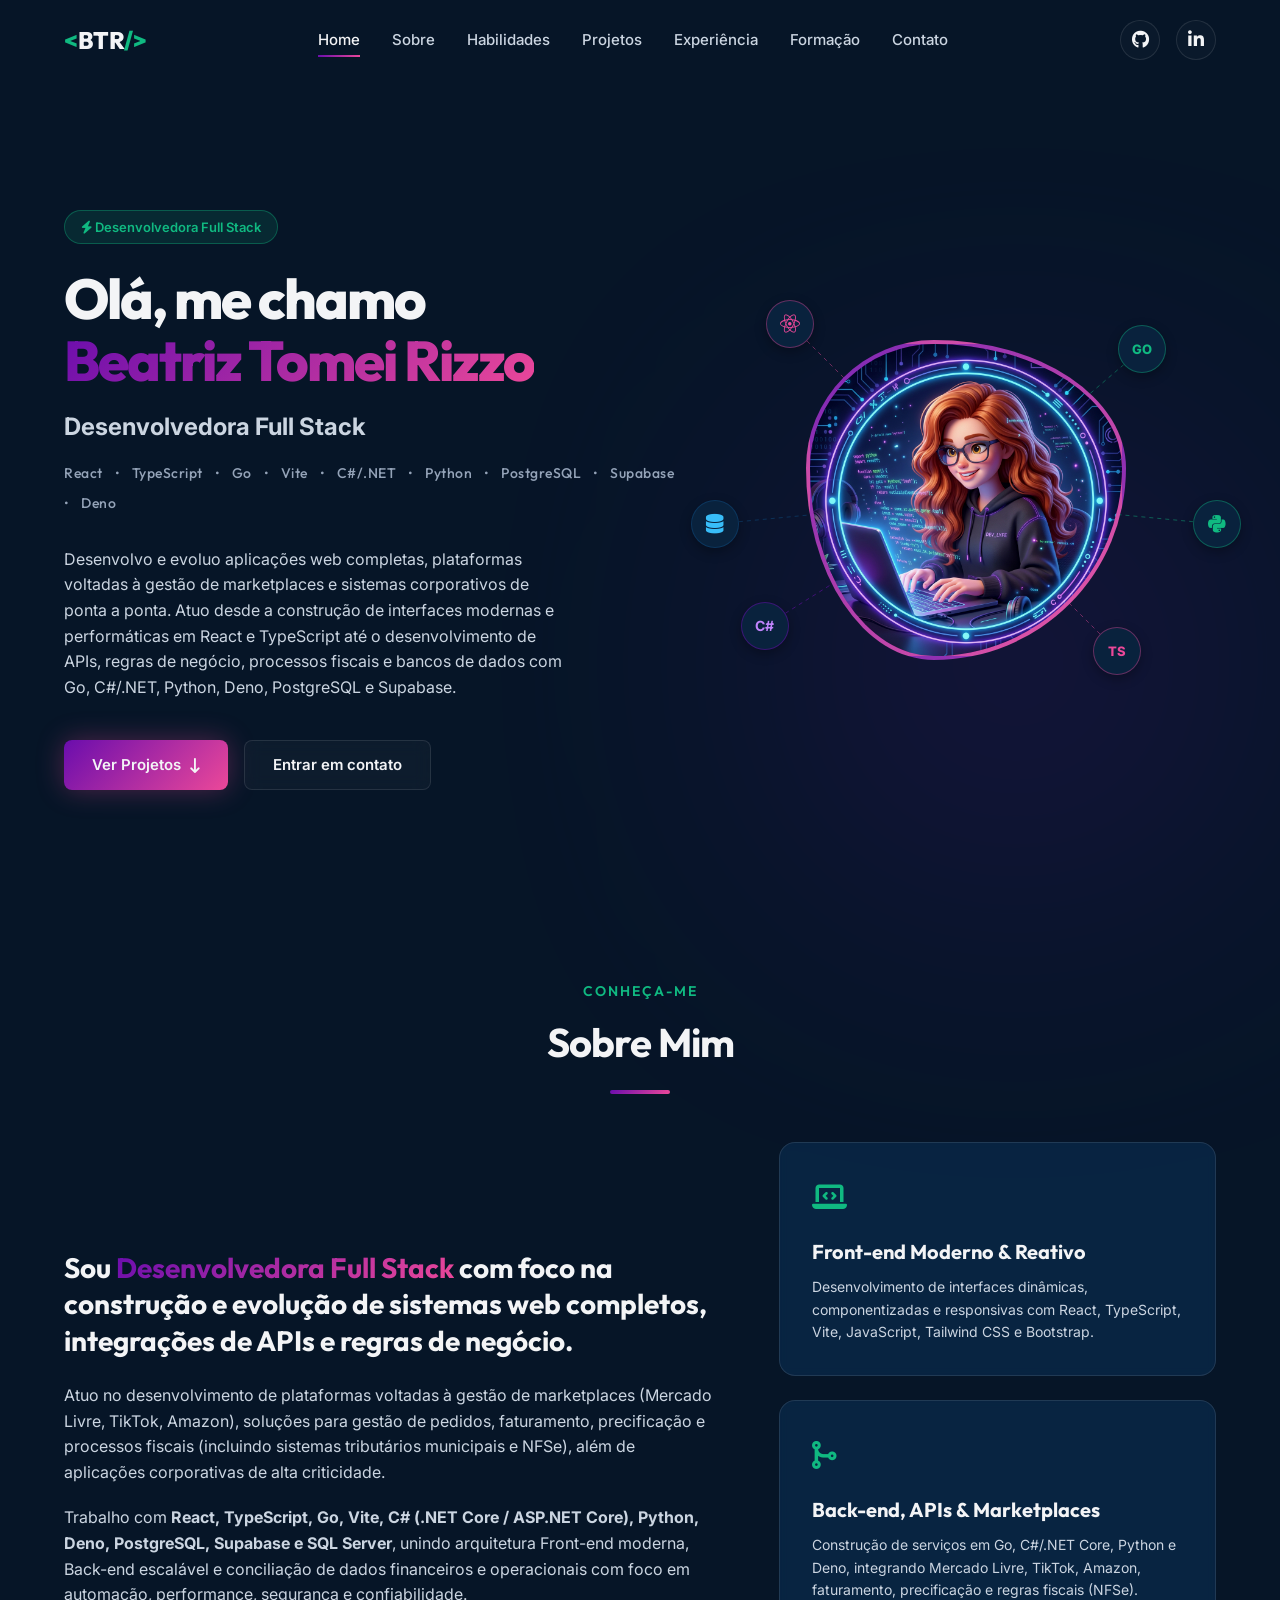
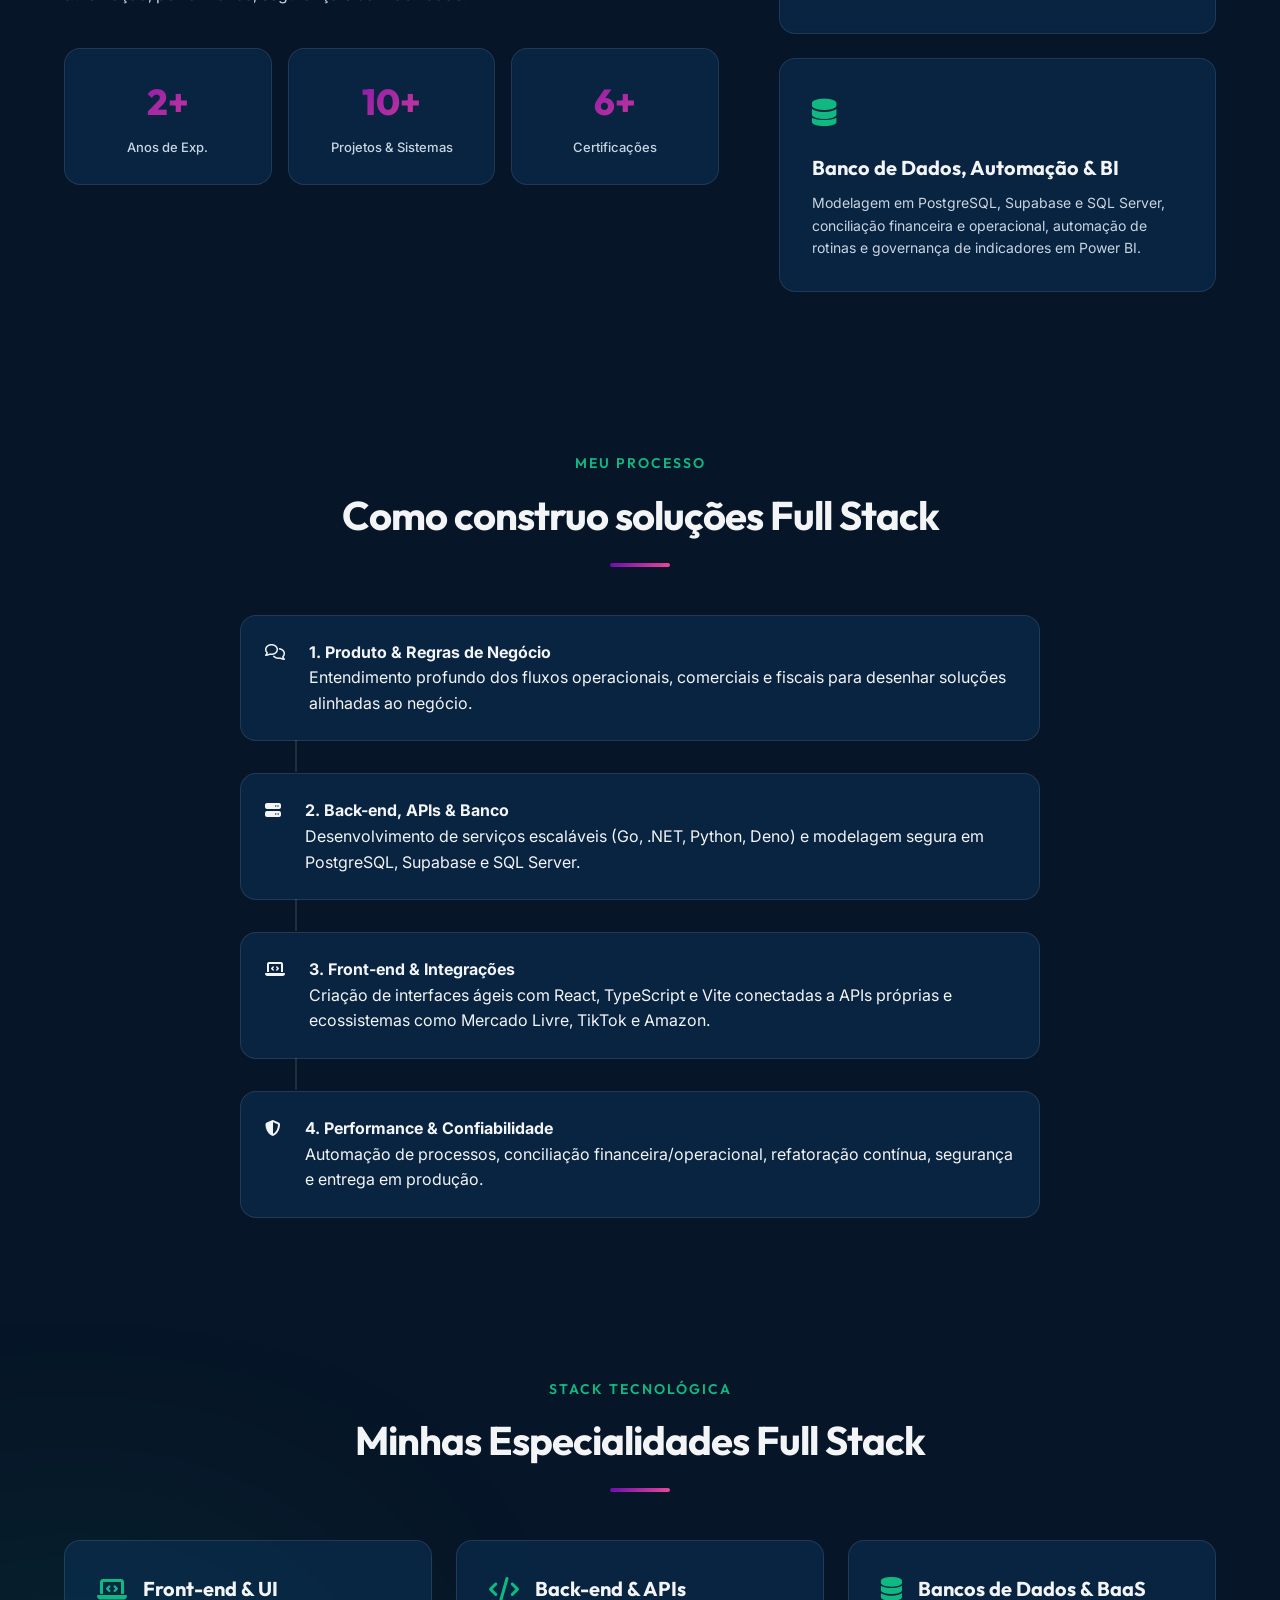
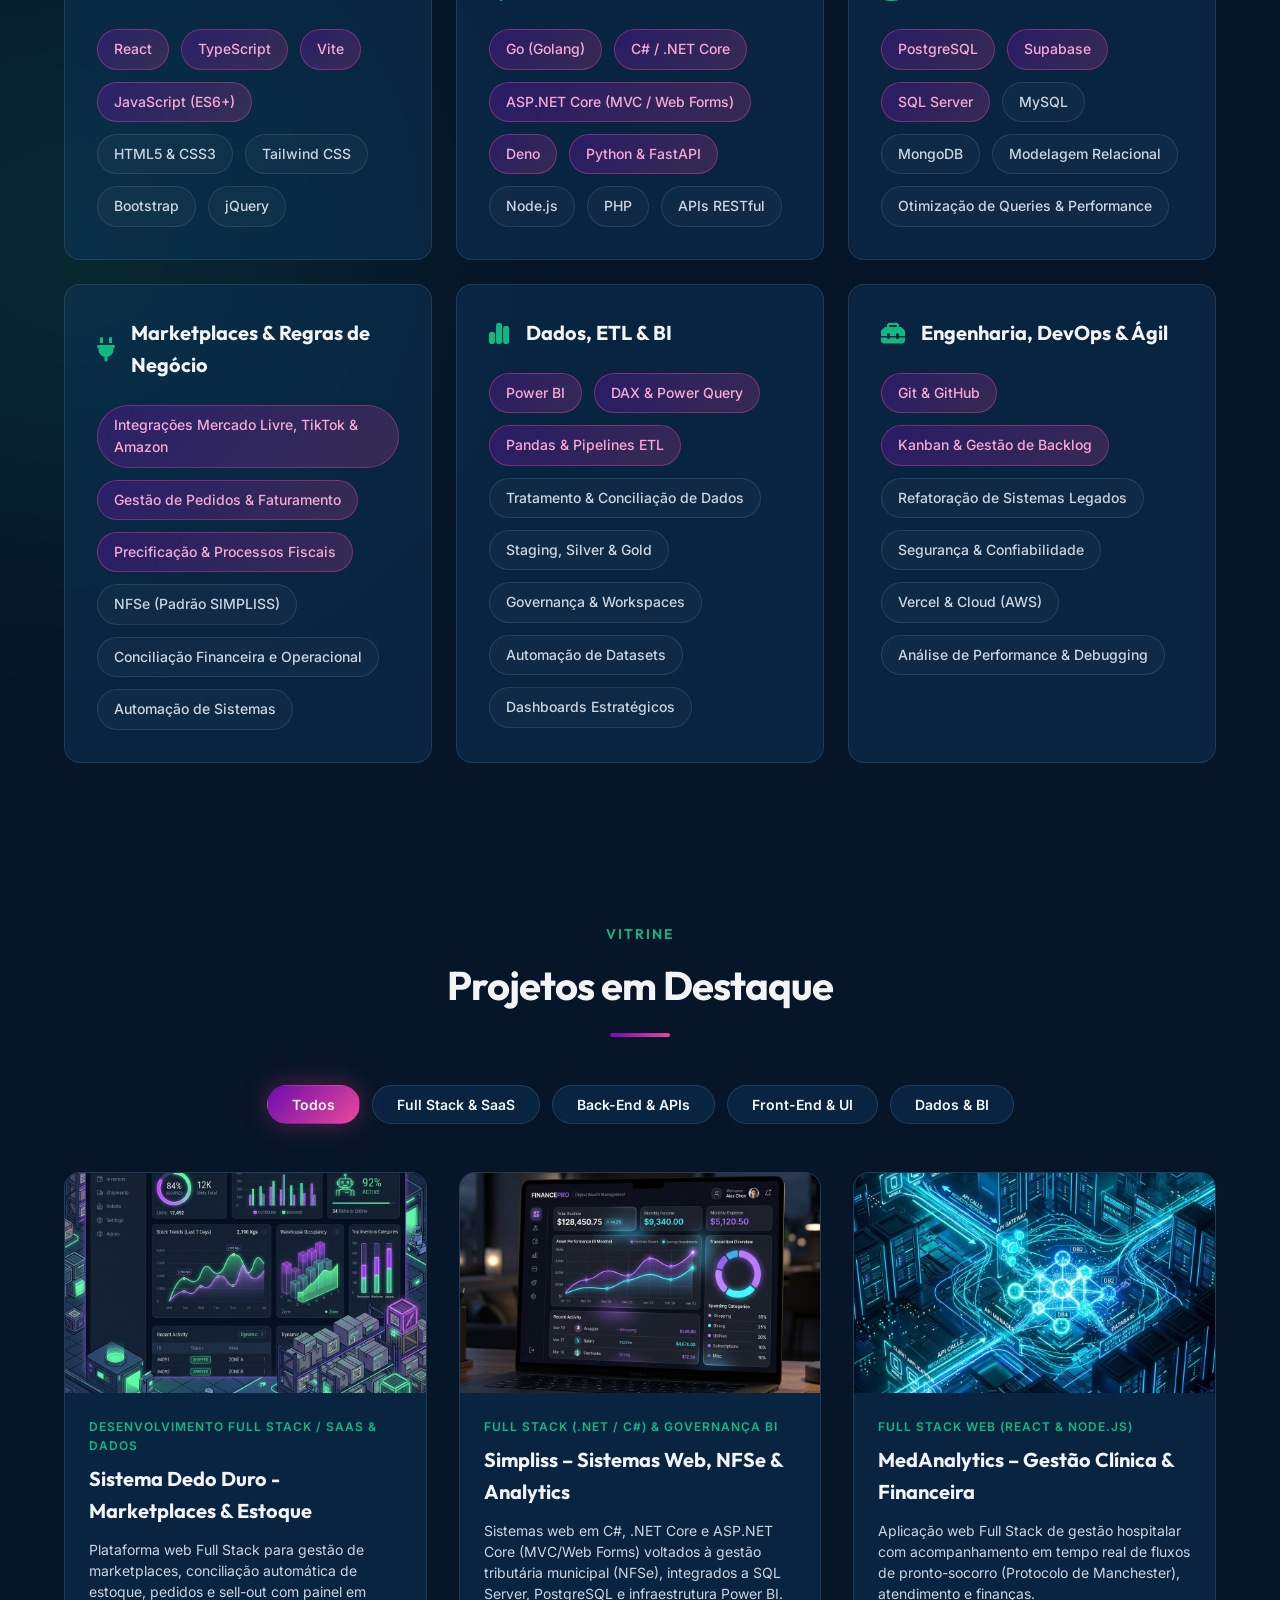
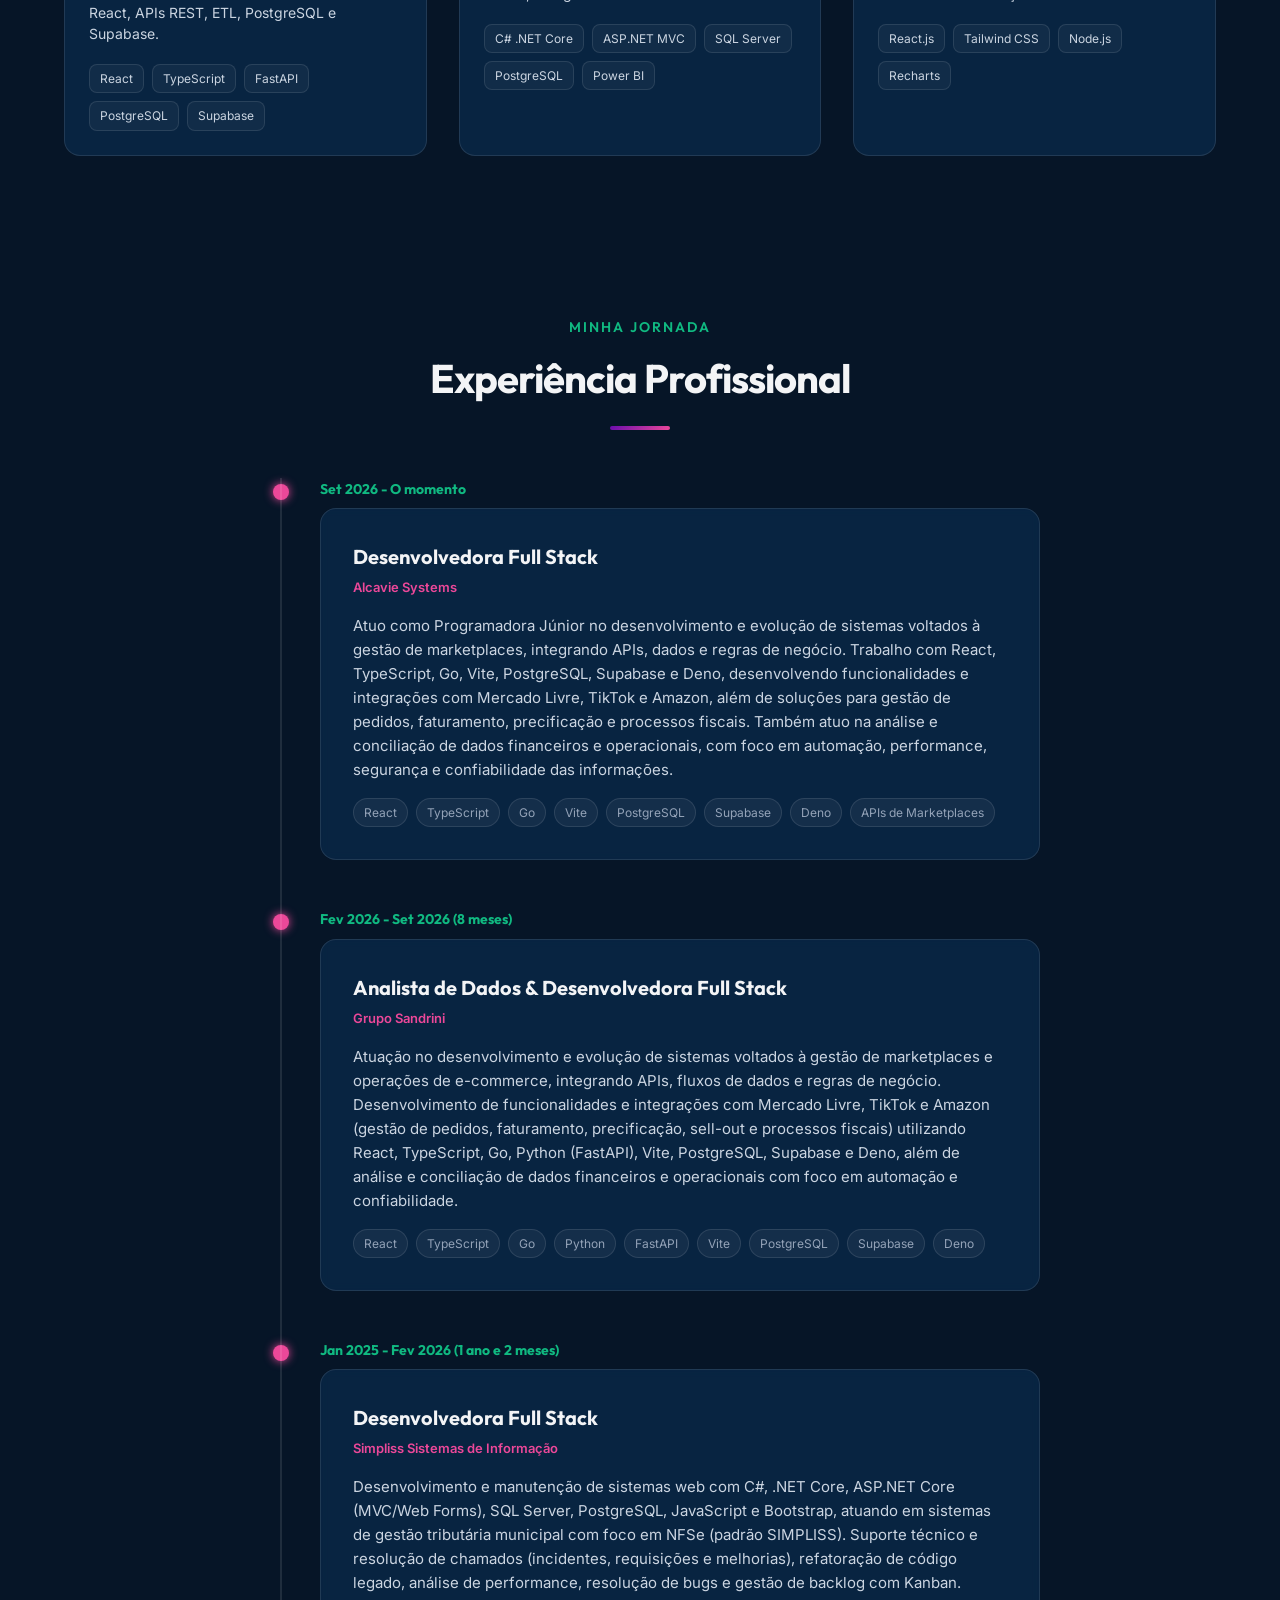
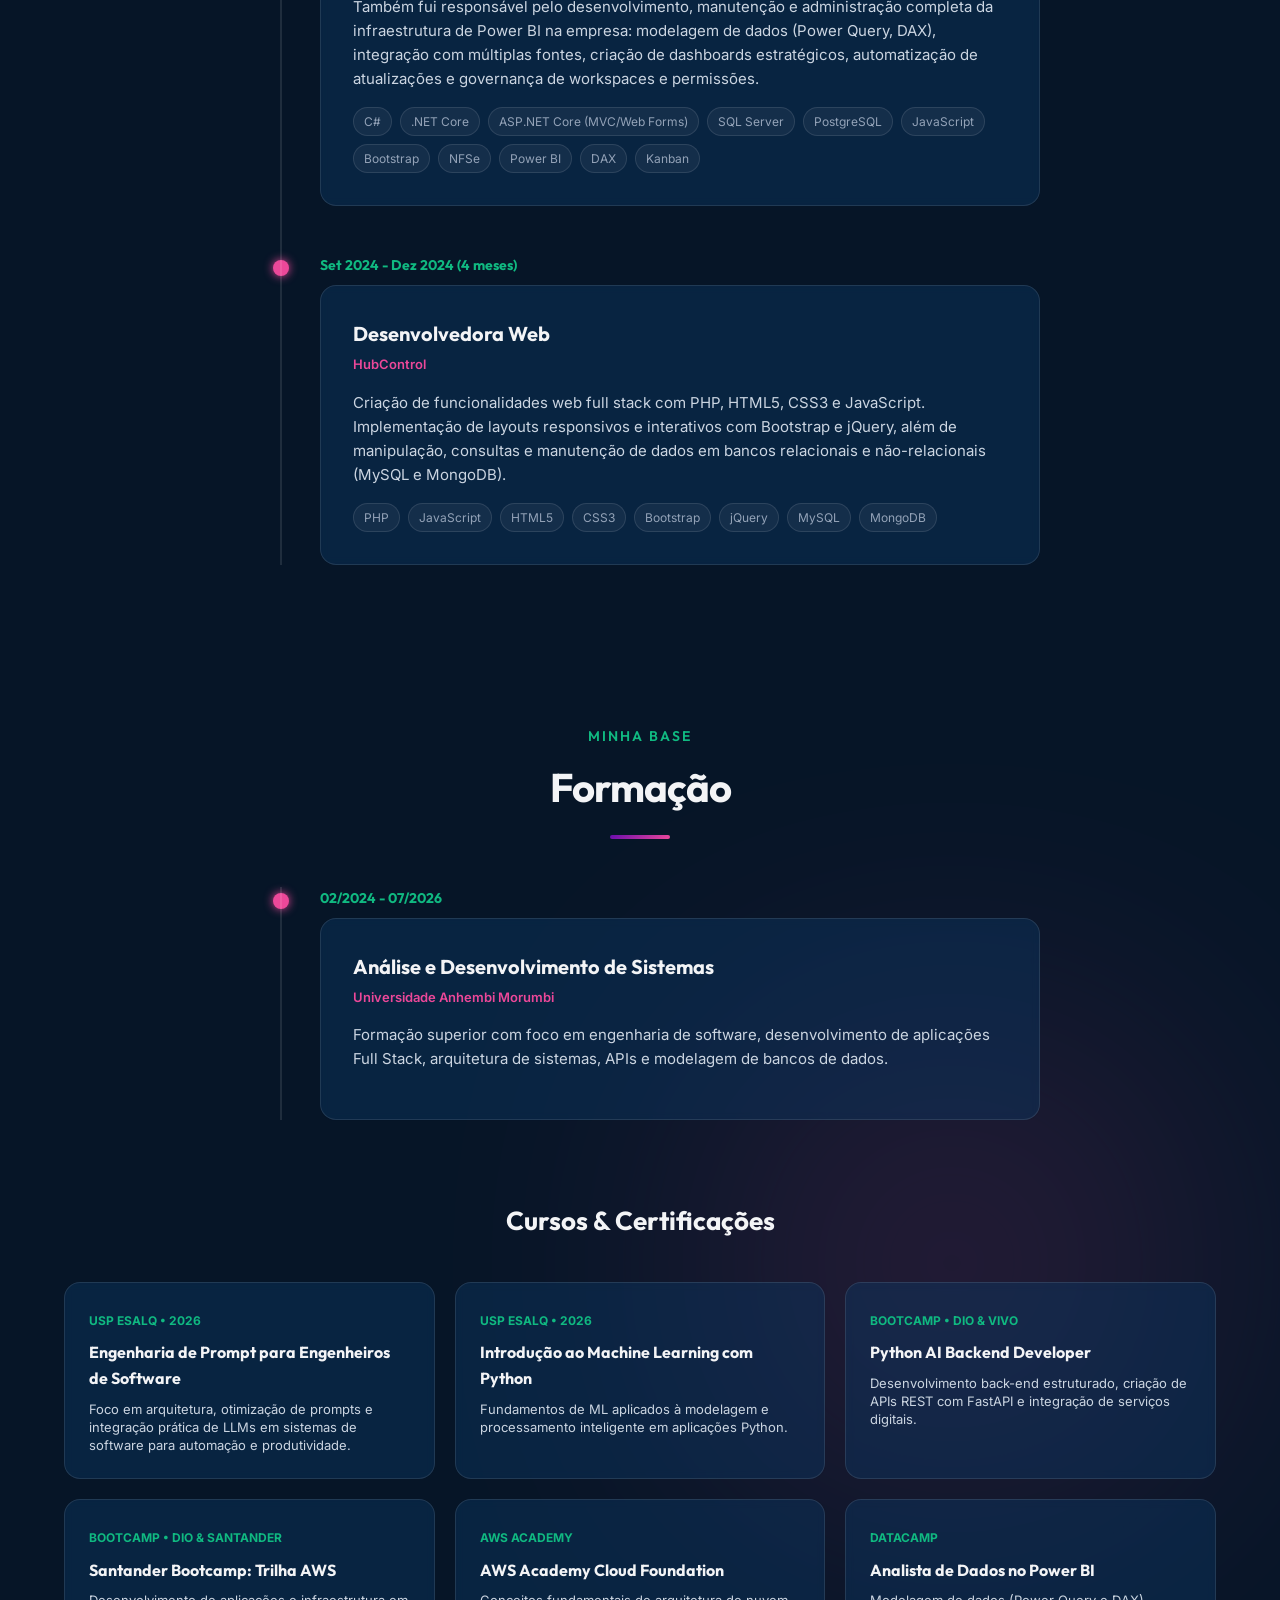
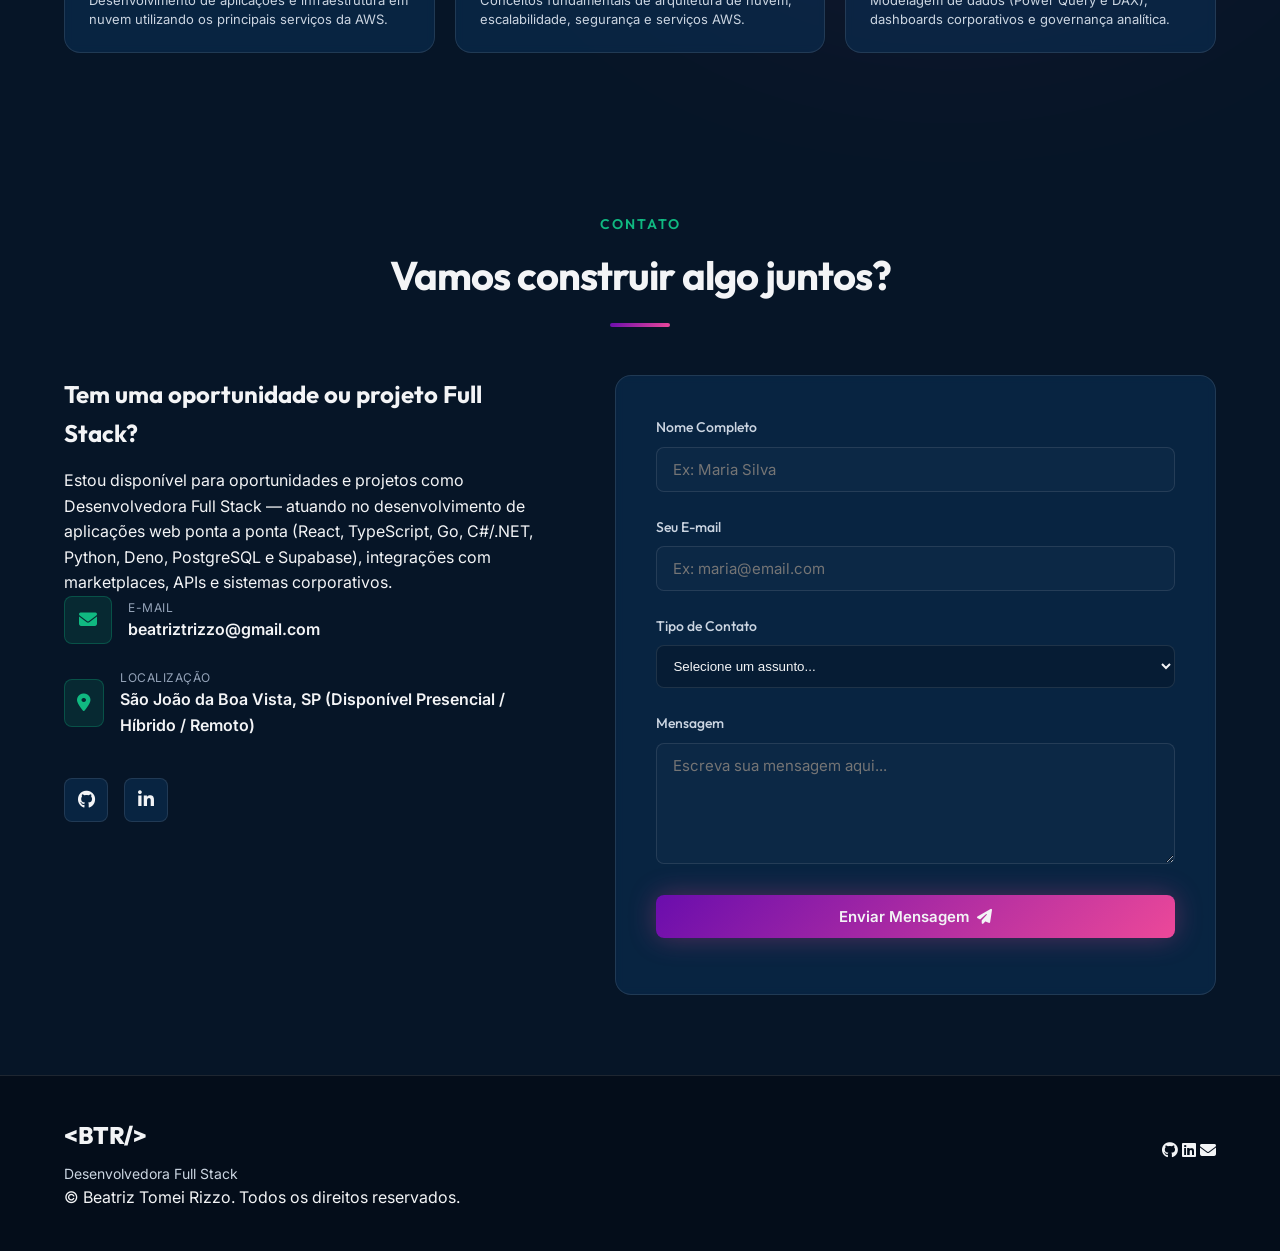
<file: index.html>
<!DOCTYPE html>
<html lang="pt-BR">
<head>
    <meta charset="UTF-8">
    <meta name="viewport" content="width=device-width, initial-scale=1.0">
    <meta name="description" content="Portfólio de Beatriz Tomei Rizzo - Desenvolvedora Full Stack (React, TypeScript, Go, C#/.NET, Python, PostgreSQL, Supabase e Deno).">
    
    <!-- Open Graph Meta Tags -->
    <meta property="og:title" content="Beatriz Tomei Rizzo | Desenvolvedora Full Stack">
    <meta property="og:description" content="Desenvolvedora Full Stack especializada na construção de aplicações web, sistemas de gestão de marketplaces, APIs escaláveis e arquiteturas modernas.">
    <meta property="og:type" content="website">
    
    <title>Beatriz Tomei Rizzo | Desenvolvedora Full Stack</title>
    
    <!-- Favicon -->
    <link rel="icon" type="image/svg+xml" href="assets/img/favicon.svg">
    
    <!-- Google Fonts -->
    <link rel="preconnect" href="https://fonts.googleapis.com">
    <link rel="preconnect" href="https://fonts.gstatic.com" crossorigin>
    <link href="https://fonts.googleapis.com/css2?family=Inter:wght@300;400;500;600;700&family=Outfit:wght@400;500;600;700;800&display=swap" rel="stylesheet">
    <!-- Font Awesome Icons -->
    <link rel="stylesheet" href="https://cdnjs.cloudflare.com/ajax/libs/font-awesome/6.4.0/css/all.min.css">
    <!-- Custom CSS -->
    <link rel="stylesheet" href="style.css">
</head>
<body>
    <!-- Background Elements for Premium Feel -->
    <div class="bg-glow bg-glow-1"></div>
    <div class="bg-glow bg-glow-2"></div>
    <div class="bg-glow bg-glow-3"></div>

    <!-- Header / Navbar -->
    <header class="header" id="header">
        <div class="container header-container">
            <a href="#" class="logo">
                <span class="logo-bracket">&lt;</span>BTR<span class="logo-bracket">/&gt;</span>
            </a>
            
            <nav class="nav" id="nav-menu">
                <ul class="nav-list">
                    <li><a href="#home" class="nav-link active">Home</a></li>
                    <li><a href="#about" class="nav-link">Sobre</a></li>
                    <li><a href="#skills" class="nav-link">Habilidades</a></li>
                    <li><a href="#projects" class="nav-link">Projetos</a></li>
                    <li><a href="#experience" class="nav-link">Experiência</a></li>
                    <li><a href="#education" class="nav-link">Formação</a></li>
                    <li><a href="#contact" class="nav-link">Contato</a></li>
                </ul>
            </nav>

            <div class="nav-actions">
                <a href="https://github.com/RizzoBia" target="_blank" rel="noopener noreferrer" class="social-icon-btn" aria-label="GitHub">
                    <i class="fab fa-github"></i>
                </a>
                <a href="https://www.linkedin.com/in/beatriz-tomei-rizzo/" target="_blank" rel="noopener noreferrer" class="social-icon-btn" aria-label="LinkedIn">
                    <i class="fab fa-linkedin-in"></i>
                </a>
                <button class="mobile-toggle" id="mobile-toggle" aria-label="Menu de Navegação">
                    <i class="fa-solid fa-bars"></i>
                </button>
            </div>
        </div>
    </header>

    <main>
        <!-- Hero Section -->
        <section class="hero-section" id="home">
            <div class="container hero-container reveal-on-scroll">
                <div class="hero-content">
                    <span class="hero-badge"><i class="fa-solid fa-bolt"></i> Desenvolvedora Full Stack</span>
                    <h1 class="hero-title">
                        Olá, me chamo <br>
                        <span class="highlight-text">Beatriz Tomei Rizzo</span>
                    </h1>
                    <h2 class="hero-subtitle">Desenvolvedora Full Stack</h2>
                    <div class="hero-tech-line">
                        <span>React</span> • <span>TypeScript</span> • <span>Go</span> • <span>Vite</span> • <span>C#/.NET</span> • <span>Python</span> • <span>PostgreSQL</span> • <span>Supabase</span> • <span>Deno</span>
                    </div>
                    <p class="hero-description">
                        Desenvolvo e evoluo aplicações web completas, plataformas voltadas à gestão de marketplaces e sistemas corporativos de ponta a ponta. Atuo desde a construção de interfaces modernas e performáticas em React e TypeScript até o desenvolvimento de APIs, regras de negócio, processos fiscais e bancos de dados com Go, C#/.NET, Python, Deno, PostgreSQL e Supabase.
                    </p>
                    <div class="hero-cta">
                        <a href="#projects" class="btn btn-primary">Ver Projetos <i class="fa-solid fa-arrow-down-long"></i></a>
                        <a href="#contact" class="btn btn-secondary">Entrar em contato</a>
                    </div>
                </div>
                <div class="hero-image-wrapper">
                    <!-- Abstract Tech Composition -->
                    <div class="hero-tech-composition">
                        <svg class="tech-connections" viewBox="0 0 500 500" xmlns="http://www.w3.org/2000/svg">
                            <line x1="74" y1="74" x2="250" y2="250" stroke="rgba(236, 72, 153, 0.45)" stroke-width="1" stroke-dasharray="4" />
                            <line x1="426" y1="99" x2="250" y2="250" stroke="rgba(16, 185, 129, 0.45)" stroke-width="1" stroke-dasharray="4" />
                            <line x1="49" y1="376" x2="250" y2="250" stroke="rgba(106, 13, 173, 0.55)" stroke-width="1" stroke-dasharray="4" />
                            <line x1="401" y1="401" x2="250" y2="250" stroke="rgba(236, 72, 153, 0.45)" stroke-width="1" stroke-dasharray="4" />
                            <line x1="501" y1="274" x2="250" y2="250" stroke="rgba(16, 185, 129, 0.45)" stroke-width="1" stroke-dasharray="4" />
                            <line x1="-1" y1="274" x2="250" y2="250" stroke="rgba(13, 59, 102, 0.75)" stroke-width="1" stroke-dasharray="4" />
                        </svg>

                        <div class="hero-blob">
                            <img id="avatar-img" src="assets/img/avatar.png" alt="Beatriz Rizzo - Desenvolvedora Full Stack" onerror="this.src='https://images.unsplash.com/photo-1573496359142-b8d87734a5a2?q=80&w=600&auto=format&fit=crop'">
                        </div>
                        
                        <!-- Tech Nodes connected by lines -->
                        <div class="tech-nodes-container">
                            <div class="tech-node node-1" aria-label="React & TypeScript" title="React & TypeScript"><i class="fab fa-react"></i></div>
                            <div class="tech-node node-2" aria-label="Go (Golang)" title="Go (Golang)"><span style="font-weight:800; font-size:13px;">GO</span></div>
                            <div class="tech-node node-3" aria-label="C# .NET" title="C# / .NET Core"><span style="font-weight:bold; font-size:14px;">C#</span></div>
                            <div class="tech-node node-4" aria-label="TypeScript & Deno" title="TypeScript / Vite / Deno"><span style="font-weight:800; font-size:13px;">TS</span></div>
                            <div class="tech-node node-5" aria-label="Python & FastAPI" title="Python & FastAPI"><i class="fab fa-python"></i></div>
                            <div class="tech-node node-6" aria-label="PostgreSQL & Supabase" title="PostgreSQL & Supabase"><i class="fa-solid fa-database"></i></div>
                        </div>
                    </div>
                </div>
            </div>
        </section>

        <!-- About Section -->
        <section class="about-section section-padding" id="about">
            <div class="container reveal-on-scroll">
                <div class="section-header">
                    <span class="section-subtitle">Conheça-me</span>
                    <h2 class="section-title">Sobre Mim</h2>
                    <div class="section-underline"></div>
                </div>
                <div class="about-grid">
                    <div class="about-text-content">
                        <h3 class="about-intro">
                            Sou <span class="highlight-text">Desenvolvedora Full Stack</span> com foco na construção e evolução de sistemas web completos, integrações de APIs e regras de negócio.
                        </h3>
                        <p class="about-paragraph">
                            Atuo no desenvolvimento de plataformas voltadas à gestão de marketplaces (Mercado Livre, TikTok, Amazon), soluções para gestão de pedidos, faturamento, precificação e processos fiscais (incluindo sistemas tributários municipais e NFSe), além de aplicações corporativas de alta criticidade.
                        </p>
                        <p class="about-paragraph">
                            Trabalho com <strong>React, TypeScript, Go, Vite, C# (.NET Core / ASP.NET Core), Python, Deno, PostgreSQL, Supabase e SQL Server</strong>, unindo arquitetura Front-end moderna, Back-end escalável e conciliação de dados financeiros e operacionais com foco em automação, performance, segurança e confiabilidade.
                        </p>
                        <div class="about-stats-grid">
                            <div class="stat-card">
                                <span class="stat-number">2+</span>
                                <span class="stat-label">Anos de Exp.</span>
                            </div>
                            <div class="stat-card">
                                <span class="stat-number">10+</span>
                                <span class="stat-label">Projetos & Sistemas</span>
                            </div>
                            <div class="stat-card">
                                <span class="stat-number">6+</span>
                                <span class="stat-label">Certificações</span>
                            </div>
                        </div>
                    </div>
                    <div class="about-info-cards">
                        <div class="info-card">
                            <div class="info-card-icon"><i class="fa-solid fa-laptop-code"></i></div>
                            <h4 class="info-card-title">Front-end Moderno & Reativo</h4>
                            <p class="info-card-desc">Desenvolvimento de interfaces dinâmicas, componentizadas e responsivas com React, TypeScript, Vite, JavaScript, Tailwind CSS e Bootstrap.</p>
                        </div>
                        <div class="info-card">
                            <div class="info-card-icon"><i class="fa-solid fa-code-merge"></i></div>
                            <h4 class="info-card-title">Back-end, APIs & Marketplaces</h4>
                            <p class="info-card-desc">Construção de serviços em Go, C#/.NET Core, Python e Deno, integrando Mercado Livre, TikTok, Amazon, faturamento, precificação e regras fiscais (NFSe).</p>
                        </div>
                        <div class="info-card">
                            <div class="info-card-icon"><i class="fa-solid fa-database"></i></div>
                            <h4 class="info-card-title">Banco de Dados, Automação & BI</h4>
                            <p class="info-card-desc">Modelagem em PostgreSQL, Supabase e SQL Server, conciliação financeira e operacional, automação de rotinas e governança de indicadores em Power BI.</p>
                        </div>
                    </div>
                </div>
            </div>
        </section>

        <!-- Process / Workflow Section -->
        <section class="workflow-section section-padding" id="workflow">
            <div class="container reveal-on-scroll">
                <div class="section-header">
                    <span class="section-subtitle">Meu Processo</span>
                    <h2 class="section-title">Como construo soluções Full Stack</h2>
                    <div class="section-underline"></div>
                </div>
                
                <div class="workflow-steps">
                    <div class="workflow-step">
                        <div class="step-icon"><i class="fa-regular fa-comments"></i></div>
                        <div class="step-content">
                            <h4>1. Produto & Regras de Negócio</h4>
                            <p>Entendimento profundo dos fluxos operacionais, comerciais e fiscais para desenhar soluções alinhadas ao negócio.</p>
                        </div>
                    </div>
                    <div class="workflow-connector"></div>
                    
                    <div class="workflow-step">
                        <div class="step-icon"><i class="fa-solid fa-server"></i></div>
                        <div class="step-content">
                            <h4>2. Back-end, APIs & Banco</h4>
                            <p>Desenvolvimento de serviços escaláveis (Go, .NET, Python, Deno) e modelagem segura em PostgreSQL, Supabase e SQL Server.</p>
                        </div>
                    </div>
                    <div class="workflow-connector"></div>
                    
                    <div class="workflow-step">
                        <div class="step-icon"><i class="fa-solid fa-laptop-code"></i></div>
                        <div class="step-content">
                            <h4>3. Front-end & Integrações</h4>
                            <p>Criação de interfaces ágeis com React, TypeScript e Vite conectadas a APIs próprias e ecossistemas como Mercado Livre, TikTok e Amazon.</p>
                        </div>
                    </div>
                    <div class="workflow-connector"></div>
                    
                    <div class="workflow-step">
                        <div class="step-icon"><i class="fa-solid fa-shield-halved"></i></div>
                        <div class="step-content">
                            <h4>4. Performance & Confiabilidade</h4>
                            <p>Automação de processos, conciliação financeira/operacional, refatoração contínua, segurança e entrega em produção.</p>
                        </div>
                    </div>
                </div>
            </div>
        </section>

        <!-- Skills / Especialidades Section -->
        <section class="skills-section section-padding" id="skills">
            <div class="container reveal-on-scroll">
                <div class="section-header">
                    <span class="section-subtitle">Stack Tecnológica</span>
                    <h2 class="section-title">Minhas Especialidades Full Stack</h2>
                    <div class="section-underline"></div>
                </div>
                
                <!-- Injected via ES Modules / JavaScript -->
                <div class="skills-grid" id="skills-container">
                    <div class="loading-state" style="text-align: center; color: var(--text-secondary); grid-column: 1 / -1; padding: 40px;">
                        <i class="fa-solid fa-spinner fa-spin" style="font-size: 24px; margin-bottom: 16px;"></i>
                        <p>Carregando stack tecnológica...</p>
                    </div>
                </div>
            </div>
        </section>

        <!-- Projects Section -->
        <section class="projects-section section-padding" id="projects">
            <div class="container">
                <div class="section-header">
                    <span class="section-subtitle">Vitrine</span>
                    <h2 class="section-title">Projetos em Destaque</h2>
                    <div class="section-underline"></div>
                </div>

                <div class="projects-filter">
                    <button class="filter-btn active" data-filter="all">Todos</button>
                    <button class="filter-btn" data-filter="fullstack">Full Stack & SaaS</button>
                    <button class="filter-btn" data-filter="backend">Back-End & APIs</button>
                    <button class="filter-btn" data-filter="frontend">Front-End & UI</button>
                    <button class="filter-btn" data-filter="data">Dados & BI</button>
                </div>

                <div class="projects-grid">
                    <!-- Project 1 -->
                    <div class="project-card" data-category="fullstack backend frontend data" data-project-id="p1">
                        <div class="project-image">
                            <img src="assets/img/project1.png" alt="Sistema Dedo Duro" onerror="this.src='https://images.unsplash.com/photo-1551288049-bebda4e38f71?q=80&w=600&auto=format&fit=crop'">
                            <div class="project-overlay">
                                <span class="btn-view-details">Ver Estudo de Caso <i class="fa-solid fa-arrow-right"></i></span>
                            </div>
                        </div>
                        <div class="project-info">
                            <span class="project-tag">Desenvolvimento Full Stack / SaaS & Dados</span>
                            <h3 class="project-title">Sistema Dedo Duro - Marketplaces & Estoque</h3>
                            <p class="project-desc">
                                Plataforma web Full Stack para gestão de marketplaces, conciliação automática de estoque, pedidos e sell-out com painel em React, APIs REST, ETL, PostgreSQL e Supabase.
                            </p>
                            <div class="project-tech">
                                <span>React</span>
                                <span>TypeScript</span>
                                <span>FastAPI</span>
                                <span>PostgreSQL</span>
                                <span>Supabase</span>
                            </div>
                        </div>
                    </div>

                    <!-- Project 2 -->
                    <div class="project-card" data-category="fullstack backend data" data-project-id="p2">
                        <div class="project-image">
                            <img src="assets/img/project2.png" alt="Simpliss Sistemas & Analytics" onerror="this.src='https://images.unsplash.com/photo-1460925895917-afdab827c52f?q=80&w=600&auto=format&fit=crop'">
                            <div class="project-overlay">
                                <span class="btn-view-details">Ver Estudo de Caso <i class="fa-solid fa-arrow-right"></i></span>
                            </div>
                        </div>
                        <div class="project-info">
                            <span class="project-tag">Full Stack (.NET / C#) & Governança BI</span>
                            <h3 class="project-title">Simpliss – Sistemas Web, NFSe & Analytics</h3>
                            <p class="project-desc">
                                Sistemas web em C#, .NET Core e ASP.NET Core (MVC/Web Forms) voltados à gestão tributária municipal (NFSe), integrados a SQL Server, PostgreSQL e infraestrutura Power BI.
                            </p>
                            <div class="project-tech">
                                <span>C# .NET Core</span>
                                <span>ASP.NET MVC</span>
                                <span>SQL Server</span>
                                <span>PostgreSQL</span>
                                <span>Power BI</span>
                            </div>
                        </div>
                    </div>

                    <!-- Project 3 -->
                    <div class="project-card" data-category="fullstack frontend backend" data-project-id="p3">
                        <div class="project-image">
                            <img src="assets/img/project3.png" alt="MedAnalytics" onerror="this.src='https://images.unsplash.com/photo-1519494026892-80bbd2d6fd0d?q=80&w=600&auto=format&fit=crop'">
                            <div class="project-overlay">
                                <span class="btn-view-details">Ver Estudo de Caso <i class="fa-solid fa-arrow-right"></i></span>
                            </div>
                        </div>
                        <div class="project-info">
                            <span class="project-tag">Full Stack Web (React & Node.js)</span>
                            <h3 class="project-title">MedAnalytics – Gestão Clínica & Financeira</h3>
                            <p class="project-desc">
                                Aplicação web Full Stack de gestão hospitalar com acompanhamento em tempo real de fluxos de pronto-socorro (Protocolo de Manchester), atendimento e finanças.
                            </p>
                            <div class="project-tech">
                                <span>React.js</span>
                                <span>Tailwind CSS</span>
                                <span>Node.js</span>
                                <span>Recharts</span>
                            </div>
                        </div>
                    </div>
                </div>
            </div>
        </section>

        <!-- Project Detail Modal -->
        <div class="modal" id="project-modal">
            <div class="modal-content">
                <button class="modal-close" id="modal-close" aria-label="Fechar modal">
                    <i class="fa-solid fa-xmark"></i>
                </button>
                <div class="modal-body" id="modal-body">
                    <!-- Dynamic content injected by JavaScript -->
                </div>
            </div>
        </div>

        <!-- Experience Section -->
        <section class="experience-section section-padding" id="experience">
            <div class="container">
                <div class="section-header">
                    <span class="section-subtitle">Minha Jornada</span>
                    <h2 class="section-title">Experiência Profissional</h2>
                    <div class="section-underline"></div>
                </div>
                
                <div class="timeline" id="experience-timeline">
                    <!-- Dynamic timeline items injected by JavaScript -->
                    <div class="loading-state" style="text-align: center; color: var(--text-secondary); padding: 40px;">
                        <i class="fa-solid fa-spinner fa-spin" style="font-size: 24px; margin-bottom: 16px;"></i>
                        <p>Carregando experiências...</p>
                    </div>
                </div>
            </div>
        </section>

        <!-- Education & Timeline Section -->
        <section class="education-section section-padding" id="education">
            <div class="container">
                <div class="section-header">
                    <span class="section-subtitle">Minha Base</span>
                    <h2 class="section-title">Formação</h2>
                    <div class="section-underline"></div>
                </div>
                
                <div class="timeline" id="education-timeline">
                    <!-- Dynamic timeline items injected by JavaScript -->
                    <div class="loading-state" style="text-align: center; color: var(--text-secondary); padding: 40px;">
                        <i class="fa-solid fa-spinner fa-spin" style="font-size: 24px; margin-bottom: 16px;"></i>
                        <p>Carregando formação...</p>
                    </div>
                </div>

                <!-- Certifications Grid -->
                <div class="certifications-container" style="margin-top: 80px;">
                    <h3 style="text-align: center; font-family: var(--font-heading); font-size: 26px; margin-bottom: 40px;">Cursos & Certificações</h3>
                    <div style="display: grid; grid-template-columns: repeat(auto-fit, minmax(280px, 1fr)); gap: 20px;">
                        <div class="info-card" style="padding: 24px;">
                            <span style="color: var(--color-secondary); font-weight: 700; font-size: 12px; text-transform: uppercase;">USP ESALQ • 2026</span>
                            <h4 style="font-family: var(--font-heading); margin: 8px 0; font-size: 16px;">Engenharia de Prompt para Engenheiros de Software</h4>
                            <p style="color: var(--text-secondary); font-size: 13px; line-height: 1.4;">Foco em arquitetura, otimização de prompts e integração prática de LLMs em sistemas de software para automação e produtividade.</p>
                        </div>
                        <div class="info-card" style="padding: 24px;">
                            <span style="color: var(--color-secondary); font-weight: 700; font-size: 12px; text-transform: uppercase;">USP ESALQ • 2026</span>
                            <h4 style="font-family: var(--font-heading); margin: 8px 0; font-size: 16px;">Introdução ao Machine Learning com Python</h4>
                            <p style="color: var(--text-secondary); font-size: 13px; line-height: 1.4;">Fundamentos de ML aplicados à modelagem e processamento inteligente em aplicações Python.</p>
                        </div>
                        <div class="info-card" style="padding: 24px;">
                            <span style="color: var(--color-secondary); font-weight: 700; font-size: 12px; text-transform: uppercase;">Bootcamp • DIO & Vivo</span>
                            <h4 style="font-family: var(--font-heading); margin: 8px 0; font-size: 16px;">Python AI Backend Developer</h4>
                            <p style="color: var(--text-secondary); font-size: 13px; line-height: 1.4;">Desenvolvimento back-end estruturado, criação de APIs REST com FastAPI e integração de serviços digitais.</p>
                        </div>
                        <div class="info-card" style="padding: 24px;">
                            <span style="color: var(--color-secondary); font-weight: 700; font-size: 12px; text-transform: uppercase;">Bootcamp • DIO & Santander</span>
                            <h4 style="font-family: var(--font-heading); margin: 8px 0; font-size: 16px;">Santander Bootcamp: Trilha AWS</h4>
                            <p style="color: var(--text-secondary); font-size: 13px; line-height: 1.4;">Desenvolvimento de aplicações e infraestrutura em nuvem utilizando os principais serviços da AWS.</p>
                        </div>
                        <div class="info-card" style="padding: 24px;">
                            <span style="color: var(--color-secondary); font-weight: 700; font-size: 12px; text-transform: uppercase;">AWS Academy</span>
                            <h4 style="font-family: var(--font-heading); margin: 8px 0; font-size: 16px;">AWS Academy Cloud Foundation</h4>
                            <p style="color: var(--text-secondary); font-size: 13px; line-height: 1.4;">Conceitos fundamentais de arquitetura de nuvem, escalabilidade, segurança e serviços AWS.</p>
                        </div>
                        <div class="info-card" style="padding: 24px;">
                            <span style="color: var(--color-secondary); font-weight: 700; font-size: 12px; text-transform: uppercase;">Datacamp</span>
                            <h4 style="font-family: var(--font-heading); margin: 8px 0; font-size: 16px;">Analista de Dados no Power BI</h4>
                            <p style="color: var(--text-secondary); font-size: 13px; line-height: 1.4;">Modelagem de dados (Power Query e DAX), dashboards corporativos e governança analítica.</p>
                        </div>
                    </div>
                </div>
            </div>
        </section>

        <!-- Contact Section -->
        <section class="contact-section section-padding" id="contact">
            <div class="container reveal-on-scroll">
                <div class="section-header reveal-on-scroll">
                    <span class="section-subtitle">Contato</span>
                    <h2 class="section-title">Vamos construir algo juntos?</h2>
                    <div class="section-underline"></div>
                </div>
                
                <div class="contact-grid">
                    <div class="contact-info reveal-on-scroll">
                        <h3>Tem uma oportunidade ou projeto Full Stack?</h3>
                        <p>Estou disponível para oportunidades e projetos como Desenvolvedora Full Stack — atuando no desenvolvimento de aplicações web ponta a ponta (React, TypeScript, Go, C#/.NET, Python, Deno, PostgreSQL e Supabase), integrações com marketplaces, APIs e sistemas corporativos.</p>
                        
                        <div class="contact-details-list">
                            <div class="contact-detail-item">
                                <div class="contact-detail-icon">
                                    <i class="fa-solid fa-envelope"></i>
                                </div>
                                <div class="contact-detail-text">
                                    <span>E-mail</span>
                                    <a href="mailto:beatriztrizzo@gmail.com">beatriztrizzo@gmail.com</a>
                                </div>
                            </div>
                            <div class="contact-detail-item">
                                <div class="contact-detail-icon">
                                    <i class="fa-solid fa-location-dot"></i>
                                </div>
                                <div class="contact-detail-text">
                                    <span>Localização</span>
                                    <strong>São João da Boa Vista, SP (Disponível Presencial / Híbrido / Remoto)</strong>
                                </div>
                            </div>
                        </div>

                        <div class="contact-social-icons">
                            <a href="https://github.com/RizzoBia" target="_blank" rel="noopener noreferrer" aria-label="GitHub"><i class="fab fa-github"></i></a>
                            <a href="https://www.linkedin.com/in/beatriz-tomei-rizzo/" target="_blank" rel="noopener noreferrer" aria-label="LinkedIn"><i class="fab fa-linkedin-in"></i></a>
                        </div>
                    </div>

                    <div class="contact-form-container">
                        <form id="contact-form" class="contact-form">
                            <div class="form-group">
                                <label for="name">Nome Completo</label>
                                <input type="text" id="name" name="name" placeholder="Ex: Maria Silva" required>
                            </div>
                            <div class="form-group">
                                <label for="email">Seu E-mail</label>
                                <input type="email" id="email" name="email" placeholder="Ex: maria@email.com" required>
                            </div>
                            <div class="form-group">
                                <label for="subject">Tipo de Contato</label>
                                <select id="subject" name="subject" required style="width: 100%; padding: 12px; background: rgba(0,0,0,0.2); border: 1px solid var(--border-color); color: var(--text-primary); border-radius: var(--border-radius-sm);">
                                    <option value="" disabled selected>Selecione um assunto...</option>
                                    <option value="Oportunidade Full Stack">Oportunidade Full Stack</option>
                                    <option value="Desenvolvimento de Sistema Web / SaaS">Desenvolvimento de Sistema Web / SaaS</option>
                                    <option value="Desenvolvimento Front-end (React / TypeScript)">Desenvolvimento Front-end (React / TypeScript)</option>
                                    <option value="Desenvolvimento Back-end (Go / .NET / Python)">Desenvolvimento Back-end (Go / .NET / Python)</option>
                                    <option value="Integração de APIs & Marketplaces">Integração de APIs & Marketplaces</option>
                                    <option value="Automação & Conciliação de Dados">Automação & Conciliação de Dados</option>
                                    <option value="Outro">Outro</option>
                                </select>
                            </div>
                            <div class="form-group">
                                <label for="message">Mensagem</label>
                                <textarea id="message" name="message" placeholder="Escreva sua mensagem aqui..." rows="5" required></textarea>
                            </div>
                            <button type="submit" class="btn btn-primary btn-block" id="form-submit-btn">
                                Enviar Mensagem <i class="fa-solid fa-paper-plane"></i>
                            </button>
                            <div class="form-status" id="form-status"></div>
                        </form>
                    </div>
                </div>
            </div>
        </section>
    </main>

    <footer class="footer">
        <div class="container">
            <div class="footer-container">
                <div class="footer-brand">
                    <h2 class="logo">&lt;BTR/&gt;</h2>
                    <p>Desenvolvedora Full Stack</p>
                </div>
                <div class="footer-social">
                    <a href="https://github.com/RizzoBia" target="_blank" rel="noopener noreferrer" aria-label="GitHub"><i class="fab fa-github"></i></a>
                    <a href="https://linkedin.com/in/beatriz-tomei-rizzo" target="_blank" rel="noopener noreferrer" aria-label="LinkedIn"><i class="fab fa-linkedin"></i></a>
                    <a href="mailto:beatriztrizzo@gmail.com" aria-label="Email"><i class="fa-solid fa-envelope"></i></a>
                </div>
            </div>
            <div class="footer-bottom">
                <p>&copy; <span id="current-year"></span> Beatriz Tomei Rizzo. Todos os direitos reservados.</p>
            </div>
        </div>
    </footer>

    <!-- Custom Script (ES Module) -->
    <script type="module" src="script.js"></script>
</body>
</html>
</file>
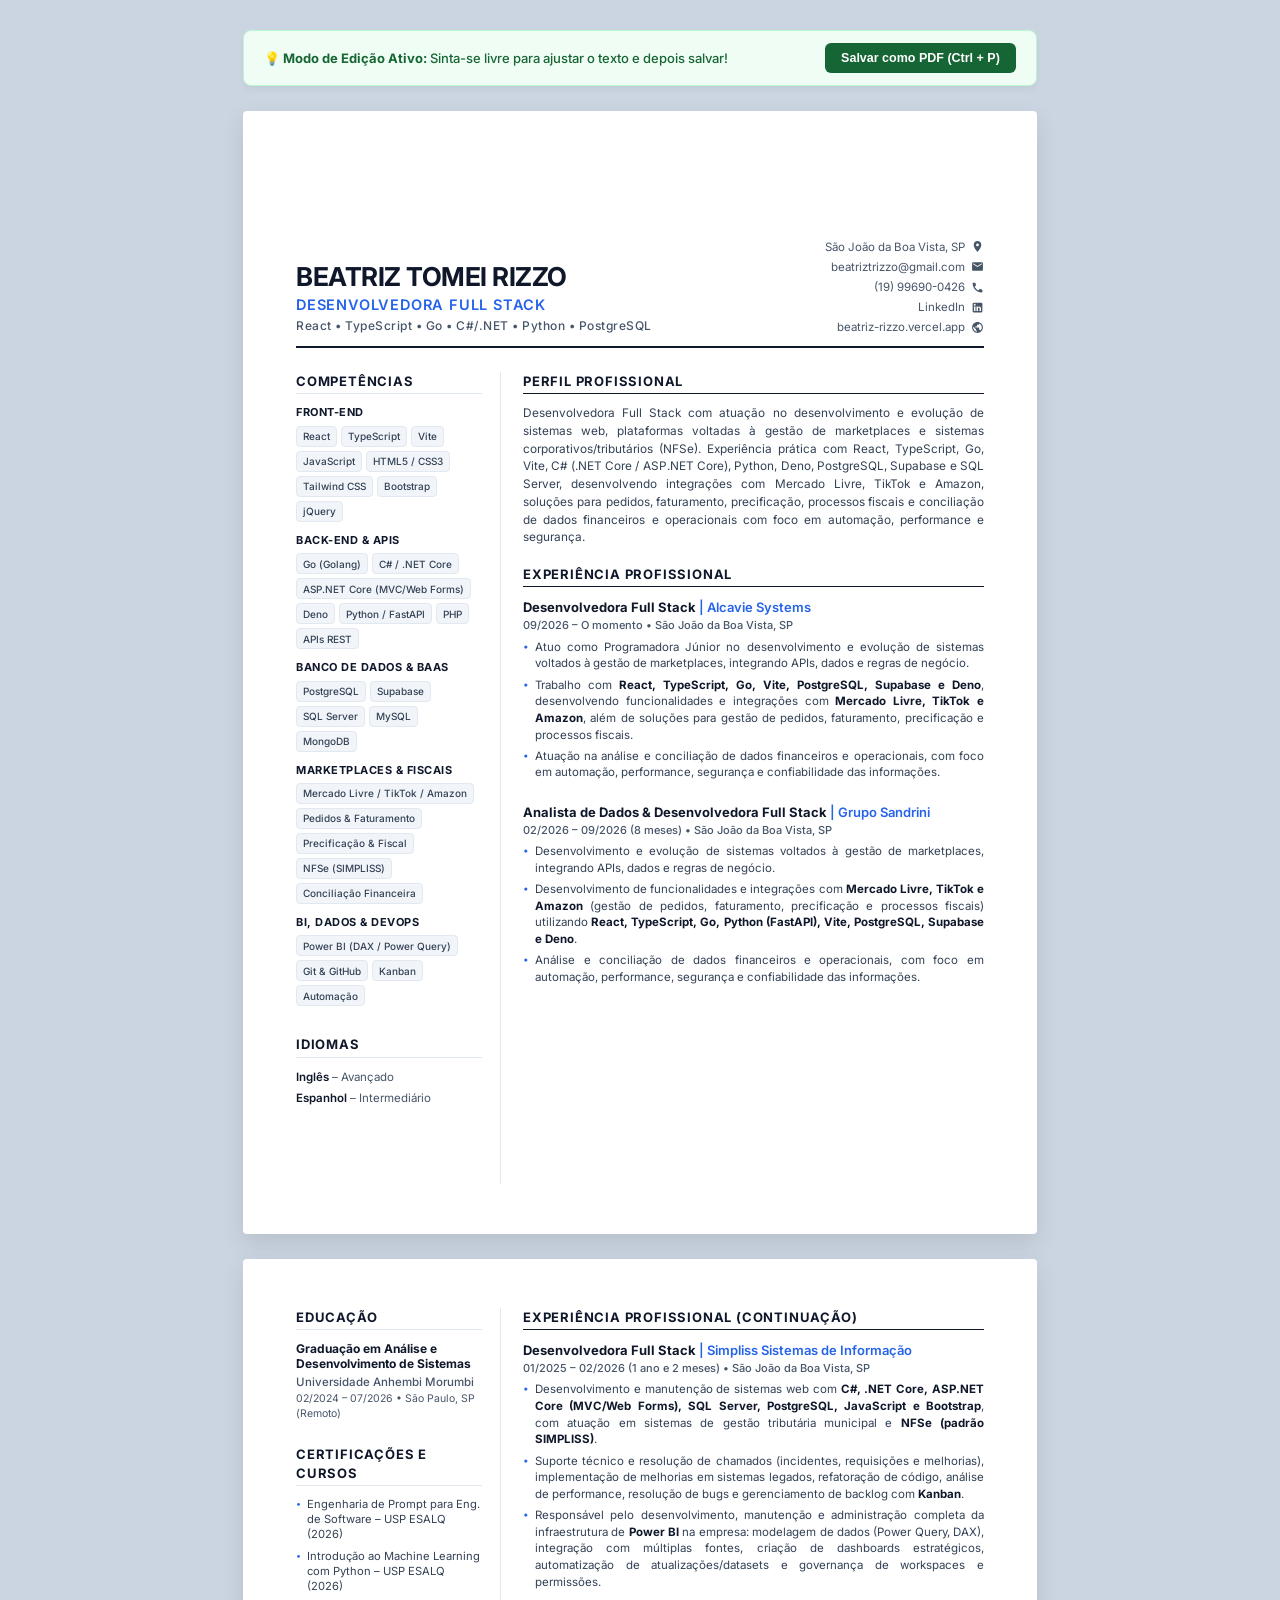
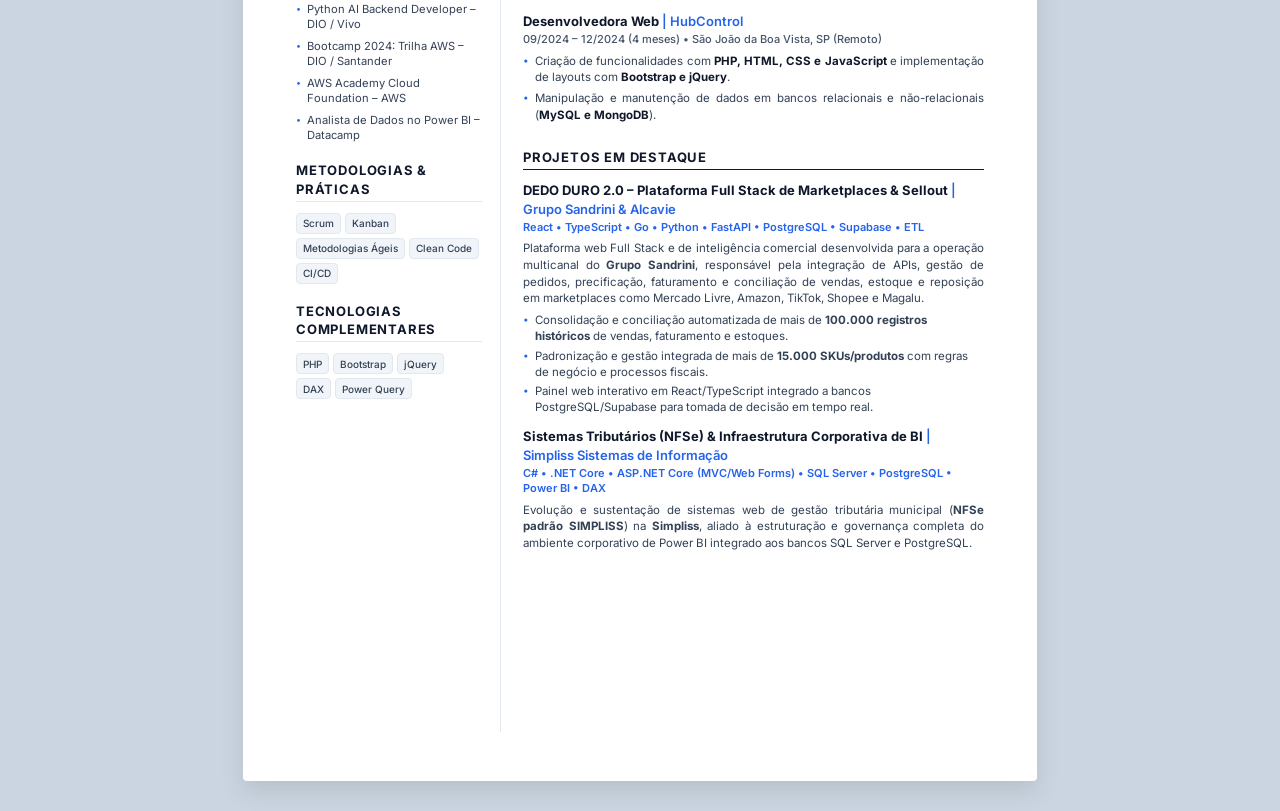
<file: curriculo.html>
<!DOCTYPE html>
<html lang="pt-BR">

<head>
  <meta charset="UTF-8">
  <meta name="viewport" content="width=device-width, initial-scale=1.0">
  <title>Beatriz Tomei Rizzo - Currículo</title>
  <!-- Google Fonts: Inter -->
  <link rel="preconnect" href="https://fonts.googleapis.com">
  <link rel="preconnect" href="https://fonts.gstatic.com" crossorigin>
  <link href="https://fonts.googleapis.com/css2?family=Inter:wght@300;400;500;600;700&display=swap" rel="stylesheet">
  <style>
    :root {
      --primary-color: #0f172a; /* Slate 900 */
      --secondary-color: #475569; /* Slate 600 */
      --accent-color: #2563eb; /* Blue 600 */
      --text-color: #334155; /* Slate 700 */
      --border-color: #e2e8f0; /* Slate 200 */
      --sidebar-bg: #f8fafc; /* Slate 50 */
      --badge-bg: #f1f5f9; /* Slate 100 */
      --badge-text: #334155; /* Slate 700 */

      --spacing-sm: 6px;
      --spacing-md: 11px;
      --spacing-lg: 18px;
    }

    * {
      box-sizing: border-box;
      margin: 0;
      padding: 0;
    }

    body {
      font-family: 'Inter', sans-serif;
      background-color: #cbd5e1;
      color: var(--text-color);
      line-height: 1.4;
      -webkit-font-smoothing: antialiased;
      padding: 30px 0;
      display: flex;
      flex-direction: column;
      align-items: center;
      gap: 25px;
      -webkit-print-color-adjust: exact;
      print-color-adjust: exact;
    }

    /* Floating Editor Banner */
    .edit-banner {
      background-color: #f0fdf4;
      border: 1px solid #bbf7d0;
      color: #166534;
      padding: 12px 20px;
      width: 210mm;
      border-radius: 8px;
      font-size: 13px;
      font-weight: 500;
      display: flex;
      justify-content: space-between;
      align-items: center;
      box-shadow: 0 4px 6px -1px rgba(0, 0, 0, 0.05);
    }

    .edit-banner button {
      background-color: #166534;
      color: white;
      border: none;
      padding: 8px 16px;
      border-radius: 6px;
      cursor: pointer;
      font-weight: 600;
      font-size: 12.5px;
      transition: background-color 0.2s;
    }

    .edit-banner button:hover {
      background-color: #14532d;
    }

    .resume-pages-container {
      display: flex;
      flex-direction: column;
      gap: 25px;
      outline: none;
    }

    /* Page Setup */
    .page {
      background-color: #ffffff;
      width: 210mm;
      height: 297mm;
      padding: 13mm 14mm;
      box-shadow: 0 10px 25px rgba(0, 0, 0, 0.1);
      border-radius: 4px;
      position: relative;
      box-sizing: border-box;
      display: grid;
      grid-template-columns: 205px 1fr;
      gap: 22px;
      overflow: hidden;
    }

    /* Left Sidebar */
    .sidebar {
      border-right: 1px solid var(--border-color);
      padding-right: 18px;
      display: flex;
      flex-direction: column;
      gap: var(--spacing-lg);
    }

    /* Right Column */
    .main-content {
      display: flex;
      flex-direction: column;
      gap: var(--spacing-lg);
    }

    /* Header spans both columns on Page 1 */
    header {
      grid-column: 1 / -1;
      border-bottom: 2px solid var(--primary-color);
      padding-bottom: var(--spacing-md);
      margin-bottom: 2px;
      display: flex;
      justify-content: space-between;
      align-items: flex-end;
    }

    .header-left h1 {
      font-size: 26px;
      font-weight: 700;
      color: var(--primary-color);
      letter-spacing: -0.5px;
      text-transform: uppercase;
      line-height: 1.1;
    }

    .header-left .subtitle {
      font-size: 14.5px;
      font-weight: 600;
      color: var(--accent-color);
      text-transform: uppercase;
      letter-spacing: 0.8px;
      margin-top: 4px;
    }

    .header-left .sub-headline {
      font-size: 12px;
      font-weight: 500;
      color: var(--secondary-color);
      letter-spacing: 0.5px;
      margin-top: 3px;
    }

    .contact-info {
      display: flex;
      flex-direction: column;
      gap: 4px;
      font-size: 11.5px;
      color: var(--secondary-color);
      align-items: flex-end;
      text-align: right;
      flex-shrink: 0;
    }

    .contact-item {
      display: flex;
      align-items: center;
      gap: 6px;
      white-space: nowrap;
    }

    .contact-item svg {
      width: 13px;
      height: 13px;
      fill: var(--secondary-color);
    }

    .contact-info a {
      color: var(--secondary-color);
      text-decoration: none;
      transition: color 0.2s ease;
    }

    .contact-info a:hover {
      color: var(--accent-color);
    }

    /* Section Styling */
    .section-title {
      font-size: 13px;
      font-weight: 700;
      color: var(--primary-color);
      text-transform: uppercase;
      letter-spacing: 0.8px;
      border-bottom: 1.5px solid var(--primary-color);
      padding-bottom: 3px;
      margin-bottom: var(--spacing-md);
    }

    .sidebar .section-title {
      border-bottom: 1.5px solid var(--border-color);
      padding-bottom: 3px;
      margin-bottom: var(--spacing-md);
    }

    /* Profile text */
    .profile-text {
      font-size: 11.8px;
      color: var(--text-color);
      text-align: justify;
      line-height: 1.5;
    }

    /* Experience */
    .experience-list {
      display: flex;
      flex-direction: column;
      gap: 15px;
    }

    .experience-item {
      margin-bottom: 2px;
    }

    .experience-header {
      display: flex;
      flex-direction: column;
      gap: 2px;
      margin-bottom: 5px;
    }

    .role-company {
      font-size: 13px;
      font-weight: 700;
      color: var(--primary-color);
    }

    .role-company span {
      font-weight: 600;
      color: var(--accent-color);
    }

    .date-location {
      font-size: 11px;
      font-weight: 500;
      color: var(--secondary-color);
      text-align: left;
    }

    .experience-bullets {
      list-style-type: none;
    }

    .experience-bullets li {
      font-size: 11.5px;
      position: relative;
      padding-left: 12px;
      margin-bottom: 4.5px;
      color: var(--text-color);
      text-align: justify;
      line-height: 1.45;
    }

    .experience-bullets li::before {
      content: "•";
      color: var(--accent-color);
      font-size: 10px;
      position: absolute;
      left: 0;
      top: 0px;
    }

    .experience-bullets li strong {
      color: var(--primary-color);
    }

    /* Project styling */
    .project-item {
      margin-bottom: 4px;
    }

    .project-header {
      display: flex;
      flex-direction: column;
      gap: 2px;
      margin-bottom: 5px;
    }

    .project-title {
      font-size: 13px;
      font-weight: 700;
      color: var(--primary-color);
    }

    .project-tech {
      font-size: 11px;
      font-weight: 600;
      color: var(--accent-color);
    }

    .project-desc {
      font-size: 11.5px;
      color: var(--text-color);
      margin-bottom: 5px;
      text-align: justify;
      line-height: 1.45;
    }

    .project-bullets {
      list-style-type: none;
    }

    .project-bullets li {
      font-size: 11.5px;
      position: relative;
      padding-left: 12px;
      margin-bottom: 3.5px;
      color: var(--text-color);
      line-height: 1.4;
    }

    .project-bullets li::before {
      content: "•";
      color: var(--accent-color);
      font-size: 10px;
      position: absolute;
      left: 0;
      top: 0px;
    }

    /* Education */
    .education-item {
      margin-bottom: 6px;
    }

    .education-title {
      font-size: 12px;
      font-weight: 700;
      color: var(--primary-color);
      line-height: 1.3;
    }

    .education-subtitle {
      font-size: 11.5px;
      color: var(--secondary-color);
      font-weight: 500;
      margin-top: 2px;
    }

    .education-date {
      font-size: 10.5px;
      color: var(--secondary-color);
      margin-top: 2px;
    }

    /* Certifications */
    .cert-list {
      list-style-type: none;
      display: flex;
      flex-direction: column;
      gap: 7px;
    }

    .cert-list li {
      font-size: 11.2px;
      position: relative;
      padding-left: 11px;
      line-height: 1.35;
    }

    .cert-list li::before {
      content: "•";
      color: var(--accent-color);
      font-size: 9px;
      position: absolute;
      left: 0;
      top: 1px;
    }

    /* Skills block */
    .skills-category {
      margin-bottom: 11px;
    }

    .skills-category-title {
      font-size: 11px;
      font-weight: 700;
      color: var(--primary-color);
      margin-bottom: 5px;
      text-transform: uppercase;
      letter-spacing: 0.5px;
    }

    .skills-tags {
      display: flex;
      flex-wrap: wrap;
      gap: 4px;
    }

    .skill-tag {
      font-size: 10px;
      background-color: var(--badge-bg);
      color: var(--badge-text);
      padding: 2.5px 6px;
      border-radius: 4px;
      font-weight: 500;
      border: 1px solid var(--border-color);
    }

    /* Languages */
    .languages-list {
      display: flex;
      flex-direction: column;
      gap: 5px;
    }

    .language-item {
      font-size: 11.5px;
    }

    .language-item strong {
      color: var(--primary-color);
      font-weight: 600;
    }

    .language-item span {
      color: var(--secondary-color);
    }

    /* Print Optimization styles */
    @media print {
      body {
        background-color: transparent;
        padding: 0;
        margin: 0;
        display: block;
      }

      .edit-banner {
        display: none !important;
      }

      .resume-pages-container {
        gap: 0;
      }

      .page {
        box-shadow: none;
        border-radius: 0;
        margin: 0;
        width: 210mm;
        height: 297mm;
        page-break-after: always;
        page-break-inside: avoid;
      }

      @page {
        size: A4;
        margin: 0;
      }
    }
  </style>
</head>

<body>

  <!-- Floating Editor Banner -->
  <div class="edit-banner">
    <span>💡 <strong>Modo de Edição Ativo:</strong> Sinta-se livre para ajustar o texto e depois salvar!</span>
    <button onclick="window.print()">Salvar como PDF (Ctrl + P)</button>
  </div>

  <div class="resume-pages-container" contenteditable="true" spellcheck="false">

    <!-- PAGE 1 -->
    <div class="page" id="page-1">
      <!-- Header spans both columns -->
      <header>
        <div class="header-left">
          <h1>Beatriz Tomei Rizzo</h1>
          <div class="subtitle">Desenvolvedora Full Stack</div>
          <div class="sub-headline">React • TypeScript • Go • C#/.NET • Python • PostgreSQL</div>
        </div>
        <div class="contact-info">
          <div class="contact-item">
            <span>São João da Boa Vista, SP</span>
            <svg viewBox="0 0 24 24">
              <path
                d="M12 2C8.13 2 5 5.13 5 9c0 5.25 7 13 7 13s7-7.75 7-13c0-3.87-3.13-7-7-7zm0 9.5c-1.38 0-2.5-1.12-2.5-2.5s1.12-2.5 2.5-2.5 2.5 1.12 2.5 2.5-1.12 2.5-2.5 2.5z" />
            </svg>
          </div>
          <div class="contact-item">
            <a href="mailto:beatriztrizzo@gmail.com">beatriztrizzo@gmail.com</a>
            <svg viewBox="0 0 24 24">
              <path
                d="M20 4H4c-1.1 0-1.99.9-1.99 2L2 18c0 1.1.9 2 2 2h16c1.1 0 2-.9 2-2V6c0-1.1-.9-2-2-2zm0 4l-8 5-8-5V6l8 5 8-5v2z" />
            </svg>
          </div>
          <div class="contact-item">
            <span>(19) 99690-0426</span>
            <svg viewBox="0 0 24 24">
              <path
                d="M6.62 10.79c1.44 2.83 3.76 5.14 6.59 6.59l2.2-2.2c.27-.27.67-.36 1.02-.24 1.12.37 2.33.57 3.57.57.55 0 1 .45 1 1V20c0 .55-.45 1-1 1-9.39 0-17-7.61-17-17 0-.55.45-1 1-1h3.5c.55 0 1 .45 1 1 0 1.25.2 2.45.57 3.57.11.35.03.74-.25 1.02l-2.2 2.2z" />
            </svg>
          </div>
          <div class="contact-item">
            <a href="https://www.linkedin.com/in/beatriz-tomei-rizzo/"
              target="_blank">LinkedIn</a>
            <svg viewBox="0 0 24 24">
              <path
                d="M19 3a2 2 0 0 1 2 2v14a2 2 0 0 1-2 2H5a2 2 0 0 1-2-2V5a2 2 0 0 1 2-2h14m-.5 15.5v-5.3a3.26 3.26 0 0 0-3.26-3.26c-.85 0-1.84.52-2.32 1.3v-1.11h-2.79v8.37h2.79v-4.93c0-.77.62-1.4 1.39-1.4a1.4 1.4 0 0 1 1.4 1.4v4.93h2.79M6.88 8.56a1.68 1.68 0 0 0 1.68-1.68c0-.93-.75-1.69-1.68-1.69a1.69 1.69 0 0 0-1.69 1.69c0 .93.76 1.68 1.69 1.68m1.39 9.94v-8.37H5.5v8.37h2.77z" />
            </svg>
          </div>

          <div class="contact-item">
            <a href="https://beatriz-rizzo.vercel.app/" target="_blank">beatriz-rizzo.vercel.app</a>
            <svg viewBox="0 0 24 24"><path d="M12 2C6.48 2 2 6.48 2 12s4.48 10 10 10 10-4.48 10-10S17.52 2 12 2zm-1 17.93c-3.95-.49-7-3.85-7-7.93 0-.62.08-1.21.21-1.79L9 15v1c0 1.1.9 2 2 2v1.93zm6.9-2.53c-.26-.81-1-1.4-1.9-1.4h-1v-3c0-.55-.45-1-1-1h-6v-2h2c.55 0 1-.45 1-1V7h2c1.1 0 2-.9 2-2v-.41c2.93 1.19 5 4.06 5 7.41 0 2.08-.8 3.97-2.1 5.4z"/></svg>
          </div>
        </div>
      </header>

      <!-- Sidebar Page 1 -->
      <div class="sidebar">
        <!-- Competências -->
        <div>
          <div class="section-title">Competências</div>

          <div class="skills-category">
            <div class="skills-category-title">Front-end</div>
            <div class="skills-tags">
              <span class="skill-tag">React</span>
              <span class="skill-tag">TypeScript</span>
              <span class="skill-tag">Vite</span>
              <span class="skill-tag">JavaScript</span>
              <span class="skill-tag">HTML5 / CSS3</span>
              <span class="skill-tag">Tailwind CSS</span>
              <span class="skill-tag">Bootstrap</span>
              <span class="skill-tag">jQuery</span>
            </div>
          </div>

          <div class="skills-category">
            <div class="skills-category-title">Back-end & APIs</div>
            <div class="skills-tags">
              <span class="skill-tag">Go (Golang)</span>
              <span class="skill-tag">C# / .NET Core</span>
              <span class="skill-tag">ASP.NET Core (MVC/Web Forms)</span>
              <span class="skill-tag">Deno</span>
              <span class="skill-tag">Python / FastAPI</span>
              <span class="skill-tag">PHP</span>
              <span class="skill-tag">APIs REST</span>
            </div>
          </div>

          <div class="skills-category">
            <div class="skills-category-title">Banco de Dados & BaaS</div>
            <div class="skills-tags">
              <span class="skill-tag">PostgreSQL</span>
              <span class="skill-tag">Supabase</span>
              <span class="skill-tag">SQL Server</span>
              <span class="skill-tag">MySQL</span>
              <span class="skill-tag">MongoDB</span>
            </div>
          </div>

          <div class="skills-category">
            <div class="skills-category-title">Marketplaces & Fiscais</div>
            <div class="skills-tags">
              <span class="skill-tag">Mercado Livre / TikTok / Amazon</span>
              <span class="skill-tag">Pedidos & Faturamento</span>
              <span class="skill-tag">Precificação & Fiscal</span>
              <span class="skill-tag">NFSe (SIMPLISS)</span>
              <span class="skill-tag">Conciliação Financeira</span>
            </div>
          </div>

          <div class="skills-category">
            <div class="skills-category-title">BI, Dados & DevOps</div>
            <div class="skills-tags">
              <span class="skill-tag">Power BI (DAX / Power Query)</span>
              <span class="skill-tag">Git & GitHub</span>
              <span class="skill-tag">Kanban</span>
              <span class="skill-tag">Automação</span>
            </div>
          </div>
        </div>

        <!-- Idiomas -->
        <div>
          <div class="section-title">Idiomas</div>
          <div class="languages-list">
            <div class="language-item"><strong>Inglês</strong> <span>– Avançado</span></div>
            <div class="language-item"><strong>Espanhol</strong> <span>– Intermediário</span></div>
          </div>
        </div>
      </div>

      <!-- Main Column Page 1 -->
      <div class="main-content">
        <!-- Perfil Profissional -->
        <section>
          <div class="section-title">Perfil Profissional</div>
          <p class="profile-text">
            Desenvolvedora Full Stack com atuação no desenvolvimento e evolução de sistemas web, plataformas voltadas à gestão de marketplaces e sistemas corporativos/tributários (NFSe). Experiência prática com React, TypeScript, Go, Vite, C# (.NET Core / ASP.NET Core), Python, Deno, PostgreSQL, Supabase e SQL Server, desenvolvendo integrações com Mercado Livre, TikTok e Amazon, soluções para pedidos, faturamento, precificação, processos fiscais e conciliação de dados financeiros e operacionais com foco em automação, performance e segurança.
          </p>
        </section>

        <!-- Experiência Page 1 -->
        <section>
          <div class="section-title">Experiência Profissional</div>
          <div class="experience-list">

            <!-- Alcavie Systems -->
            <div class="experience-item">
              <div class="experience-header">
                <div class="role-company">Desenvolvedora Full Stack <span>| Alcavie Systems</span></div>
                <div class="date-location">09/2026 – O momento • São João da Boa Vista, SP</div>
              </div>
              <ul class="experience-bullets">
                <li>Atuo como Programadora Júnior no desenvolvimento e evolução de sistemas voltados à gestão de marketplaces, integrando APIs, dados e regras de negócio.</li>
                <li>Trabalho com <strong>React, TypeScript, Go, Vite, PostgreSQL, Supabase e Deno</strong>, desenvolvendo funcionalidades e integrações com <strong>Mercado Livre, TikTok e Amazon</strong>, além de soluções para gestão de pedidos, faturamento, precificação e processos fiscais.</li>
                <li>Atuação na análise e conciliação de dados financeiros e operacionais, com foco em automação, performance, segurança e confiabilidade das informações.</li>
              </ul>
            </div>

            <!-- Grupo Sandrini -->
            <div class="experience-item">
              <div class="experience-header">
                <div class="role-company">Analista de Dados & Desenvolvedora Full Stack <span>| Grupo Sandrini</span></div>
                <div class="date-location">02/2026 – 09/2026 (8 meses) • São João da Boa Vista, SP</div>
              </div>
              <ul class="experience-bullets">
                <li>Desenvolvimento e evolução de sistemas voltados à gestão de marketplaces, integrando APIs, dados e regras de negócio.</li>
                <li>Desenvolvimento de funcionalidades e integrações com <strong>Mercado Livre, TikTok e Amazon</strong> (gestão de pedidos, faturamento, precificação e processos fiscais) utilizando <strong>React, TypeScript, Go, Python (FastAPI), Vite, PostgreSQL, Supabase e Deno</strong>.</li>
                <li>Análise e conciliação de dados financeiros e operacionais, com foco em automação, performance, segurança e confiabilidade das informações.</li>
              </ul>
            </div>

          </div>
        </section>
      </div>
    </div>

    <!-- PAGE 2 -->
    <div class="page" id="page-2">
      <!-- Sidebar Page 2 -->
      <div class="sidebar">
        <!-- Educação -->
        <div>
          <div class="section-title">Educação</div>
          <div class="education-item">
            <div class="education-title">Graduação em Análise e Desenvolvimento de Sistemas</div>
            <div class="education-subtitle">Universidade Anhembi Morumbi</div>
            <div class="education-date">02/2024 – 07/2026 • São Paulo, SP (Remoto)</div>
          </div>
        </div>

        <!-- Certificações -->
        <div>
          <div class="section-title">Certificações e Cursos</div>
          <ul class="cert-list">
            <li>Engenharia de Prompt para Eng. de Software – USP ESALQ (2026)</li>
            <li>Introdução ao Machine Learning com Python – USP ESALQ (2026)</li>
            <li>Python AI Backend Developer – DIO / Vivo</li>
            <li>Bootcamp 2024: Trilha AWS – DIO / Santander</li>
            <li>AWS Academy Cloud Foundation – AWS</li>
            <li>Analista de Dados no Power BI – Datacamp</li>
          </ul>
        </div>

        <!-- Metodologias & Práticas -->
        <div>
          <div class="section-title">Metodologias & Práticas</div>
          <div class="skills-tags">
            <span class="skill-tag">Scrum</span>
            <span class="skill-tag">Kanban</span>
            <span class="skill-tag">Metodologias Ágeis</span>
            <span class="skill-tag">Clean Code</span>
            <span class="skill-tag">CI/CD</span>
          </div>
        </div>

        <!-- Conhecimentos Complementares -->
        <div>
          <div class="section-title">Tecnologias Complementares</div>
          <div class="skills-tags">
            <span class="skill-tag">PHP</span>
            <span class="skill-tag">Bootstrap</span>
            <span class="skill-tag">jQuery</span>
            <span class="skill-tag">DAX</span>
            <span class="skill-tag">Power Query</span>
          </div>
        </div>
      </div>

      <!-- Main Column Page 2 -->
      <div class="main-content">

        <!-- Experiências Restantes (Continuação da Página 1) -->
        <section>
          <div class="section-title">Experiência Profissional (Continuação)</div>
          <div class="experience-list">

            <!-- Simpliss -->
            <div class="experience-item">
              <div class="experience-header">
                <div class="role-company">Desenvolvedora Full Stack <span>| Simpliss Sistemas de Informação</span></div>
                <div class="date-location">01/2025 – 02/2026 (1 ano e 2 meses) • São João da Boa Vista, SP</div>
              </div>
              <ul class="experience-bullets">
                <li>Desenvolvimento e manutenção de sistemas web com <strong>C#, .NET Core, ASP.NET Core (MVC/Web Forms), SQL Server, PostgreSQL, JavaScript e Bootstrap</strong>, com atuação em sistemas de gestão tributária municipal e <strong>NFSe (padrão SIMPLISS)</strong>.</li>
                <li>Suporte técnico e resolução de chamados (incidentes, requisições e melhorias), implementação de melhorias em sistemas legados, refatoração de código, análise de performance, resolução de bugs e gerenciamento de backlog com <strong>Kanban</strong>.</li>
                <li>Responsável pelo desenvolvimento, manutenção e administração completa da infraestrutura de <strong>Power BI</strong> na empresa: modelagem de dados (Power Query, DAX), integração com múltiplas fontes, criação de dashboards estratégicos, automatização de atualizações/datasets e governança de workspaces e permissões.</li>
              </ul>
            </div>

            <!-- HubControl -->
            <div class="experience-item">
              <div class="experience-header">
                <div class="role-company">Desenvolvedora Web <span>| HubControl</span></div>
                <div class="date-location">09/2024 – 12/2024 (4 meses) • São João da Boa Vista, SP (Remoto)</div>
              </div>
              <ul class="experience-bullets">
                <li>Criação de funcionalidades com <strong>PHP, HTML, CSS e JavaScript</strong> e implementação de layouts com <strong>Bootstrap e jQuery</strong>.</li>
                <li>Manipulação e manutenção de dados em bancos relacionais e não-relacionais (<strong>MySQL e MongoDB</strong>).</li>
              </ul>
            </div>

          </div>
        </section>

        <!-- Projetos em Destaque (Após Experiência Profissional) -->
        <section>
          <div class="section-title">Projetos em Destaque</div>

          <div class="project-item" style="margin-bottom: 12px;">
            <div class="project-header">
              <div class="project-title">DEDO DURO 2.0 – Plataforma Full Stack de Marketplaces & Sellout <span style="color: var(--accent-color); font-weight: 600;">| Grupo Sandrini & Alcavie</span></div>
              <div class="project-tech">React • TypeScript • Go • Python • FastAPI • PostgreSQL • Supabase • ETL</div>
            </div>
            <p class="project-desc">
              Plataforma web Full Stack e de inteligência comercial desenvolvida para a operação multicanal do <strong>Grupo Sandrini</strong>, responsável pela integração de APIs, gestão de pedidos, precificação, faturamento e conciliação de vendas, estoque e reposição em marketplaces como Mercado Livre, Amazon, TikTok, Shopee e Magalu.
            </p>
            <ul class="project-bullets">
              <li>Consolidação e conciliação automatizada de mais de <strong>100.000 registros históricos</strong> de vendas, faturamento e estoques.</li>
              <li>Padronização e gestão integrada de mais de <strong>15.000 SKUs/produtos</strong> com regras de negócio e processos fiscais.</li>
              <li>Painel web interativo em React/TypeScript integrado a bancos PostgreSQL/Supabase para tomada de decisão em tempo real.</li>
            </ul>
          </div>

          <div class="project-item">
            <div class="project-header">
              <div class="project-title">Sistemas Tributários (NFSe) & Infraestrutura Corporativa de BI <span style="color: var(--accent-color); font-weight: 600;">| Simpliss Sistemas de Informação</span></div>
              <div class="project-tech">C# • .NET Core • ASP.NET Core (MVC/Web Forms) • SQL Server • PostgreSQL • Power BI • DAX</div>
            </div>
            <p class="project-desc">
              Evolução e sustentação de sistemas web de gestão tributária municipal (<strong>NFSe padrão SIMPLISS</strong>) na <strong>Simpliss</strong>, aliado à estruturação e governança completa do ambiente corporativo de Power BI integrado aos bancos SQL Server e PostgreSQL.
            </p>
          </div>
        </section>

      </div>
    </div>

  </div>
</body>

</html>
</file>
<file: style.css>
/* ==========================================================================
   DESIGN SYSTEM & VARIABLES
   Paleta Oficial:
   - Azul petróleo: #0D3B66
   - Roxo profundo: #6A0DAD
   - Verde tech:    #10B981
   - Rosa digital:  #EC4899
   ========================================================================== */
:root {
    /* Palette Tokens */
    --palette-petroleo: #0D3B66;
    --palette-purple: #6A0DAD;
    --palette-green: #10B981;
    --palette-pink: #EC4899;

    /* Base & Surfaces (Azul petróleo #0D3B66 integrado nas superfícies) */
    --bg-primary: #061527;
    --bg-secondary: #09223d;
    --bg-card: rgba(13, 59, 102, 0.42);
    --bg-card-hover: rgba(13, 59, 102, 0.68);
    --border-color: rgba(255, 255, 255, 0.1);
    --border-color-hover: rgba(236, 72, 153, 0.5);
    
    --text-primary: #f3f4f6;
    --text-secondary: #cbd5e1;
    --text-muted: #94a3b8;
    
    /* Brand Colors (Roxo profundo #6A0DAD, Rosa digital #EC4899 e Verde tech #10B981) */
    --color-primary: #EC4899;
    --color-primary-hover: #6A0DAD;
    --color-secondary: #10B981;
    --color-secondary-hover: #059669;
    --color-purple: #6A0DAD;
    --color-petroleo: #0D3B66;
    
    --gradient-primary: linear-gradient(135deg, #6A0DAD 0%, #EC4899 100%);
    --gradient-accent: linear-gradient(135deg, #0D3B66 0%, #6A0DAD 50%, #EC4899 100%);
    --gradient-glow: 0 0 28px rgba(236, 72, 153, 0.32);
    --gradient-glow-cyan: 0 0 25px rgba(16, 185, 129, 0.28);
    
    /* Layout & Fonts */
    --font-heading: 'Outfit', sans-serif;
    --font-body: 'Inter', sans-serif;
    --border-radius-sm: 8px;
    --border-radius-md: 16px;
    --border-radius-lg: 24px;
    
    /* Animation speed */
    --transition-fast: 0.2s ease;
    --transition-normal: 0.35s cubic-bezier(0.4, 0, 0.2, 1);
    --transition-slow: 0.6s cubic-bezier(0.4, 0, 0.2, 1);
}

/* ==========================================================================
   RESET & GLOBAL STYLES
   ========================================================================== */
*, *::before, *::after {
    box-sizing: border-box;
    margin: 0;
    padding: 0;
}

html {
    scroll-behavior: smooth;
    scroll-padding-top: 80px; /* offset for fixed header */
}

body {
    background-color: var(--bg-primary);
    color: var(--text-primary);
    font-family: var(--font-body);
    line-height: 1.6;
    overflow-x: hidden;
    position: relative;
}

img {
    max-width: 100%;
    height: auto;
    display: block;
}

a {
    color: inherit;
    text-decoration: none;
    transition: var(--transition-fast);
}

button, input, textarea {
    font-family: inherit;
    background: none;
    border: none;
    outline: none;
    color: inherit;
}

ul {
    list-style: none;
}

.container {
    width: 100%;
    max-width: 1200px;
    margin: 0 auto;
    padding: 0 24px;
}

.section-padding {
    padding: 80px 0; /* Reduced from 100px */
}

/* ==========================================================================
   AESTHETIC DECORATIVE BACKGROUNDS
   ========================================================================== */
.bg-glow {
    position: absolute;
    width: 400px;
    height: 400px;
    border-radius: 50%;
    filter: blur(150px);
    z-index: -1;
    pointer-events: none;
    opacity: 0.25;
}

.bg-glow-1 {
    top: 5%;
    right: 5%;
    background-color: #6A0DAD;
    animation: pulse-glow 8s infinite alternate;
}

.bg-glow-2 {
    top: 35%;
    left: -10%;
    background-color: #10B981;
    animation: pulse-glow 10s infinite alternate-reverse;
}

.bg-glow-3 {
    bottom: 15%;
    right: 10%;
    background-color: #EC4899;
    animation: pulse-glow 9s infinite alternate;
}

@keyframes pulse-glow {
    0% {
        transform: scale(1) translate(0, 0);
        opacity: 0.2;
    }
    100% {
        transform: scale(1.3) translate(30px, 30px);
        opacity: 0.35;
    }
}

/* ==========================================================================
   TYPOGRAPHY & UTILITIES
   ========================================================================== */
.highlight-text {
    background: var(--gradient-primary);
    -webkit-background-clip: text;
    -webkit-text-fill-color: transparent;
    background-clip: text;
}

.section-header {
    text-align: center;
    margin-bottom: 48px; /* Reduced from 60px */
}

.section-subtitle {
    font-family: var(--font-heading);
    text-transform: uppercase;
    letter-spacing: 2px;
    color: var(--color-secondary);
    font-size: 14px;
    font-weight: 600;
    display: block;
    margin-bottom: 8px;
}

.section-title {
    font-family: var(--font-heading);
    font-size: 40px;
    font-weight: 700;
    letter-spacing: -1px;
}

.section-underline {
    width: 60px;
    height: 4px;
    background: var(--gradient-primary);
    margin: 16px auto 0;
    border-radius: 2px;
}

/* Buttons */
.btn {
    display: inline-flex;
    align-items: center;
    justify-content: center;
    gap: 8px;
    padding: 12px 28px;
    border-radius: var(--border-radius-sm);
    font-weight: 600;
    font-size: 15px;
    cursor: pointer;
    transition: all var(--transition-normal);
}

.btn-primary {
    background: var(--gradient-primary);
    box-shadow: var(--gradient-glow);
}

.btn-primary:hover {
    transform: translateY(-2px);
    box-shadow: 0 0 35px rgba(236, 72, 153, 0.5);
}

.btn-secondary {
    border: 1px solid var(--border-color);
    background-color: rgba(255, 255, 255, 0.03);
    backdrop-filter: blur(8px);
}

.btn-secondary:hover {
    background-color: rgba(255, 255, 255, 0.08);
    border-color: var(--border-color-hover);
    transform: translateY(-2px);
}

.btn-block {
    display: flex;
    width: 100%;
}

/* ==========================================================================
   HEADER / NAVIGATION
   ========================================================================== */
.header {
    position: fixed;
    top: 0;
    left: 0;
    width: 100%;
    z-index: 100;
    transition: all var(--transition-normal);
    border-bottom: 1px solid transparent;
}

.header.scrolled {
    background-color: rgba(6, 21, 39, 0.88);
    backdrop-filter: blur(12px);
    border-bottom: 1px solid rgba(13, 59, 102, 0.7);
    padding: 12px 0;
}

.header-container {
    display: flex;
    align-items: center;
    justify-content: space-between;
    height: 80px;
}

.logo {
    font-family: var(--font-heading);
    font-weight: 800;
    font-size: 24px;
    letter-spacing: -0.5px;
}

.logo-bracket {
    color: var(--color-secondary);
}

.nav-list {
    display: flex;
    gap: 32px;
}

.nav-link {
    font-weight: 500;
    font-size: 15px;
    color: var(--text-secondary);
    position: relative;
    padding: 8px 0;
}

.nav-link:hover, .nav-link.active {
    color: var(--text-primary);
}

.nav-link::after {
    content: '';
    position: absolute;
    bottom: 0;
    left: 0;
    width: 0;
    height: 2px;
    background: var(--gradient-primary);
    transition: width var(--transition-normal);
}

.nav-link:hover::after, .nav-link.active::after {
    width: 100%;
}

.nav-actions {
    display: flex;
    align-items: center;
    gap: 16px;
}

.social-icon-btn {
    width: 40px;
    height: 40px;
    border-radius: 50%;
    border: 1px solid var(--border-color);
    display: inline-flex;
    align-items: center;
    justify-content: center;
    font-size: 18px;
    background-color: rgba(255, 255, 255, 0.02);
}

.social-icon-btn:hover {
    color: var(--color-secondary);
    border-color: var(--color-secondary);
    transform: translateY(-2px);
    background-color: rgba(16, 185, 129, 0.1);
}

.mobile-toggle {
    display: none;
    font-size: 22px;
    cursor: pointer;
}

/* ==========================================================================
   HERO SECTION
   ========================================================================== */
.hero-section {
    position: relative;
    min-height: 100vh;
    display: flex;
    align-items: center;
    padding-top: 100px;
}

.hero-container {
    display: grid;
    grid-template-columns: 1.1fr 0.9fr;
    gap: 40px;
    align-items: center;
}

.hero-badge {
    background: rgba(16, 185, 129, 0.12);
    color: var(--color-secondary);
    border: 1px solid rgba(16, 185, 129, 0.35);
    padding: 6px 16px;
    border-radius: 100px;
    font-size: 13px;
    font-weight: 600;
    display: inline-block;
    margin-bottom: 24px;
}

.hero-title {
    font-family: var(--font-heading);
    font-size: 56px;
    line-height: 1.1;
    font-weight: 800;
    margin-bottom: 16px;
    letter-spacing: -2px;
}

.hero-subtitle {
    font-size: 24px;
    color: var(--text-secondary);
    margin-bottom: 16px;
}

.hero-tech-line {
    display: flex;
    flex-wrap: wrap;
    gap: 8px 12px;
    font-family: var(--font-heading);
    font-size: 14px;
    color: var(--text-muted);
    margin-bottom: 32px;
}

.hero-tech-line span {
    font-weight: 500;
    letter-spacing: 0.5px;
}

.hero-description {
    font-size: 16px;
    color: var(--text-secondary);
    margin-bottom: 40px;
    max-width: 500px;
}

.hero-cta {
    display: flex;
    gap: 16px;
}

.hero-image-wrapper {
    position: relative;
    display: flex;
    justify-content: center;
    align-items: center;
}

.hero-blob {
    width: 320px;
    height: 320px;
    background: var(--gradient-primary);
    border-radius: 40% 60% 60% 40% / 40% 40% 60% 60%;
    overflow: hidden;
    position: relative;
    z-index: 5;
    animation: morph-blob 8s ease-in-out infinite;
    border: 4px solid var(--border-color);
}

.hero-blob img {
    width: 100%;
    height: 100%;
    object-fit: cover;
    filter: brightness(0.95) contrast(1.05);
}

@keyframes morph-blob {
    0% {
        border-radius: 40% 60% 60% 40% / 40% 40% 60% 60%;
    }
    50% {
        border-radius: 60% 40% 45% 55% / 55% 45% 55% 45%;
    }
    100% {
        border-radius: 40% 60% 60% 40% / 40% 40% 60% 60%;
    }
}

/* Floating Cards in Hero */
.hero-floating-card {
    position: absolute;
    background: rgba(23, 32, 51, 0.7);
    border: 1px solid var(--border-color);
    padding: 12px 18px;
    border-radius: var(--border-radius-md);
    backdrop-filter: blur(8px);
    display: flex;
    align-items: center;
    gap: 12px;
    font-weight: 600;
    font-size: 14px;
    animation: float-animation 6s ease-in-out infinite;
    box-shadow: 0 10px 30px rgba(0, 0, 0, 0.2);
}

@keyframes float-animation {
    0%, 100% {
        transform: translateY(0);
    }
    50% {
        transform: translateY(-15px);
    }
}

/* ==========================================================================
   ABOUT SECTION
   ========================================================================== */
.about-grid {
    display: grid;
    grid-template-columns: 1.2fr 0.8fr;
    gap: 60px;
    align-items: center;
}

.about-intro {
    font-family: var(--font-heading);
    font-size: 28px;
    line-height: 1.3;
    font-weight: 700;
    margin-bottom: 24px;
}

.about-paragraph {
    color: var(--text-secondary);
    margin-bottom: 20px;
    font-size: 16px;
}

.about-stats-grid {
    display: grid;
    grid-template-columns: repeat(3, 1fr);
    gap: 16px;
    margin-top: 40px;
}

.stat-card {
    background: var(--bg-card);
    border: 1px solid var(--border-color);
    padding: 24px;
    border-radius: var(--border-radius-md);
    text-align: center;
    backdrop-filter: blur(4px);
    transition: all var(--transition-normal);
}

.stat-card:hover {
    transform: translateY(-5px);
    border-color: var(--border-color-hover);
    background: var(--bg-card-hover);
}

.stat-number {
    font-family: var(--font-heading);
    font-size: 36px;
    font-weight: 800;
    background: var(--gradient-primary);
    -webkit-background-clip: text;
    -webkit-text-fill-color: transparent;
    display: block;
    margin-bottom: 4px;
}

.stat-label {
    font-size: 13px;
    color: var(--text-secondary);
    font-weight: 500;
}

.about-info-cards {
    display: flex;
    flex-direction: column;
    gap: 24px;
}

.info-card {
    background: var(--bg-card);
    border: 1px solid var(--border-color);
    padding: 32px;
    border-radius: var(--border-radius-md);
    position: relative;
    overflow: hidden;
    backdrop-filter: blur(4px);
    transition: all var(--transition-normal);
}

.info-card:hover {
    transform: translateX(5px);
    border-color: var(--border-color-hover);
    background: var(--bg-card-hover);
}

.info-card-icon {
    font-size: 28px;
    color: var(--color-secondary);
    margin-bottom: 16px;
}

.info-card-title {
    font-family: var(--font-heading);
    font-size: 20px;
    margin-bottom: 8px;
}

.info-card-desc {
    color: var(--text-secondary);
    font-size: 14px;
}

/* ==========================================================================
   SKILLS SECTION
   ========================================================================== */
.skills-grid {
    display: grid;
    grid-template-columns: repeat(3, 1fr);
    gap: 24px;
}

.skills-category-card {
    background: var(--bg-card);
    border: 1px solid var(--border-color);
    border-radius: var(--border-radius-md);
    padding: 32px;
    transition: transform var(--transition-normal);
}

.skills-category-card:hover {
    transform: translateY(-5px);
    border-color: var(--border-color-hover);
}

.skills-category-header {
    display: flex;
    align-items: center;
    gap: 16px;
    margin-bottom: 24px;
}

.skills-category-header i {
    font-size: 24px;
    color: var(--color-secondary);
}

.skills-category-header h3 {
    font-family: var(--font-heading);
    font-size: 20px;
    font-weight: 700;
}

.skills-chip-container {
    display: flex;
    flex-wrap: wrap;
    gap: 12px;
}

.skill-chip {
    display: inline-flex;
    align-items: center;
    padding: 8px 16px;
    border-radius: 100px;
    font-size: 14px;
    font-weight: 500;
    transition: all var(--transition-fast);
}

.skill-primary {
    background: linear-gradient(135deg, rgba(106, 13, 173, 0.35), rgba(236, 72, 153, 0.2));
    color: #f9a8d4;
    border: 1px solid rgba(236, 72, 153, 0.4);
}

.skill-secondary {
    background: rgba(255, 255, 255, 0.03);
    color: var(--text-secondary);
    border: 1px solid var(--border-color);
}

.skill-chip:hover {
    transform: translateY(-2px);
}

/* ==========================================================================
   PROJECTS SECTION
   ========================================================================== */
.projects-filter {
    display: flex;
    justify-content: center;
    gap: 12px;
    margin-bottom: 48px;
}

.filter-btn {
    padding: 10px 24px;
    border-radius: 100px;
    font-size: 14px;
    font-weight: 600;
    cursor: pointer;
    background: var(--bg-card);
    border: 1px solid var(--border-color);
    transition: all var(--transition-fast);
}

.filter-btn:hover, .filter-btn.active {
    background: var(--gradient-primary);
    color: var(--text-primary);
    border-color: transparent;
    box-shadow: var(--gradient-glow);
}

.projects-grid {
    display: grid;
    grid-template-columns: repeat(3, 1fr);
    gap: 32px;
}

.project-card {
    background: var(--bg-card);
    border: 1px solid var(--border-color);
    border-radius: var(--border-radius-md);
    overflow: hidden;
    transition: all var(--transition-normal);
    position: relative;
    cursor: pointer;
}

.project-card:hover {
    transform: translateY(-5px);
    border-color: var(--border-color-hover);
    box-shadow: 0 10px 30px rgba(0,0,0,0.5);
}

.project-image {
    position: relative;
    height: 220px;
    overflow: hidden;
    background: #000;
}

.project-image img {
    width: 100%;
    height: 100%;
    object-fit: cover;
    transition: transform var(--transition-slow);
}

.project-card:hover .project-image img {
    transform: scale(1.08);
}

.project-overlay {
    position: absolute;
    inset: 0;
    background: rgba(6, 21, 39, 0.82);
    display: flex;
    align-items: center;
    justify-content: center;
    opacity: 0;
    transition: opacity var(--transition-normal);
    backdrop-filter: blur(4px);
}

.project-card:hover .project-overlay {
    opacity: 1;
}

.btn-view-details {
    padding: 10px 20px;
    border-radius: var(--border-radius-sm);
    font-weight: 600;
    font-size: 14px;
    border: 1px solid var(--color-secondary);
    color: var(--color-secondary);
    background: rgba(16, 185, 129, 0.1);
    cursor: pointer;
    transition: all var(--transition-fast);
}

.btn-view-details:hover {
    background: var(--color-secondary);
    color: #fff;
    box-shadow: 0 0 15px var(--color-secondary);
}

.project-info {
    padding: 24px;
}

.project-tag {
    font-size: 12px;
    font-weight: 600;
    text-transform: uppercase;
    letter-spacing: 1px;
    color: var(--color-secondary);
    margin-bottom: 8px;
    display: block;
}

.project-title {
    font-family: var(--font-heading);
    font-size: 20px;
    font-weight: 700;
    margin-bottom: 12px;
}

.project-desc {
    color: var(--text-secondary);
    font-size: 14px;
    margin-bottom: 20px;
    line-height: 1.5;
}

.project-tech {
    display: flex;
    flex-wrap: wrap;
    gap: 8px;
}

.project-tech span {
    background: rgba(255, 255, 255, 0.04);
    border: 1px solid var(--border-color);
    padding: 4px 10px;
    border-radius: var(--border-radius-sm);
    font-size: 12px;
    color: var(--text-secondary);
}

/* ==========================================================================
   MODAL DIALOG
   ========================================================================== */
.modal {
    position: fixed;
    inset: 0;
    background-color: rgba(10, 14, 23, 0.85);
    backdrop-filter: blur(8px);
    z-index: 1000;
    display: flex;
    align-items: center;
    justify-content: center;
    opacity: 0;
    pointer-events: none;
    transition: opacity var(--transition-normal);
    padding: 24px;
}

.modal.active {
    opacity: 1;
    pointer-events: auto;
}

.modal-content {
    background: var(--bg-secondary);
    border: 1px solid var(--border-color);
    border-radius: var(--border-radius-md);
    width: 100%;
    max-width: 800px;
    max-height: 90vh;
    overflow-y: auto;
    position: relative;
    box-shadow: 0 20px 50px rgba(0, 0, 0, 0.5);
    transform: translateY(30px);
    transition: transform var(--transition-normal);
}

.modal.active .modal-content {
    transform: translateY(0);
}

.modal-close {
    position: absolute;
    top: 20px;
    right: 20px;
    width: 40px;
    height: 40px;
    border-radius: 50%;
    background: rgba(255, 255, 255, 0.03);
    border: 1px solid var(--border-color);
    display: flex;
    align-items: center;
    justify-content: center;
    font-size: 18px;
    cursor: pointer;
    z-index: 10;
    transition: all var(--transition-fast);
}

.modal-close:hover {
    background: var(--color-primary);
    color: white;
    border-color: var(--color-primary);
}

.modal-body {
    padding: 40px;
}

.modal-header-image {
    width: 100%;
    height: 350px;
    object-fit: cover;
    border-radius: var(--border-radius-sm);
    margin-bottom: 24px;
}

.modal-project-title {
    font-family: var(--font-heading);
    font-size: 28px;
    font-weight: 700;
    margin-bottom: 8px;
}

.modal-project-meta {
    display: flex;
    gap: 16px;
    font-size: 13px;
    color: var(--text-secondary);
    margin-bottom: 24px;
}

.modal-project-meta span i {
    color: var(--color-secondary);
    margin-right: 6px;
}

.modal-project-details {
    display: grid;
    grid-template-columns: 2fr 1fr;
    gap: 32px;
}

.modal-desc-title {
    font-family: var(--font-heading);
    font-size: 18px;
    font-weight: 600;
    margin-bottom: 12px;
}

.modal-project-desc p {
    color: var(--text-secondary);
    margin-bottom: 16px;
    font-size: 15px;
}

.modal-sidebar {
    background: rgba(255, 255, 255, 0.02);
    border: 1px solid var(--border-color);
    border-radius: var(--border-radius-sm);
    padding: 24px;
}

.sidebar-title {
    font-family: var(--font-heading);
    font-size: 16px;
    font-weight: 600;
    margin-bottom: 16px;
}

.sidebar-tech-list {
    display: flex;
    flex-wrap: wrap;
    gap: 8px;
    margin-bottom: 24px;
}

.sidebar-tech-list span {
    background: rgba(106, 13, 173, 0.25);
    color: #f472b6;
    border: 1px solid rgba(236, 72, 153, 0.3);
    padding: 4px 10px;
    border-radius: var(--border-radius-sm);
    font-size: 12px;
    font-weight: 500;
}

.sidebar-links {
    display: flex;
    flex-direction: column;
    gap: 12px;
}

/* ==========================================================================
   EDUCATION / TIMELINE SECTION
   ========================================================================== */
.timeline {
    max-width: 800px;
    margin: 0 auto;
    position: relative;
}

.timeline::after {
    content: '';
    position: absolute;
    width: 2px;
    background: var(--border-color);
    top: 0;
    bottom: 0;
    left: 40px;
}

.timeline-item {
    position: relative;
    padding-left: 80px;
    margin-bottom: 48px;
    transition: transform var(--transition-fast);
}

.timeline-item:last-child {
    margin-bottom: 0;
}

.timeline-item:hover {
    transform: translateX(5px);
}

.timeline-dot {
    position: absolute;
    width: 16px;
    height: 16px;
    border-radius: 50%;
    background: var(--color-primary);
    box-shadow: 0 0 10px var(--color-primary);
    left: 33px;
    top: 6px;
    z-index: 1;
    transition: all var(--transition-fast);
}

.timeline-item:hover .timeline-dot {
    background: var(--color-secondary);
    box-shadow: 0 0 15px var(--color-secondary);
    transform: scale(1.2);
}

.timeline-date {
    font-family: var(--font-heading);
    font-weight: 700;
    color: var(--color-secondary);
    font-size: 14px;
    margin-bottom: 8px;
}

.timeline-content {
    background: var(--bg-card);
    border: 1px solid var(--border-color);
    padding: 32px;
    border-radius: var(--border-radius-md);
    backdrop-filter: blur(4px);
    width: 100%;
}

.timeline-content h3 {
    font-family: var(--font-heading);
    font-size: 20px;
    font-weight: 700;
    margin-bottom: 4px;
}

.timeline-institution {
    font-size: 13px;
    color: var(--color-primary);
    font-weight: 600;
    margin-bottom: 16px;
}

.timeline-details {
    color: var(--text-secondary);
    font-size: 15px;
    margin-bottom: 16px;
}

.timeline-tech-chips {
    display: flex;
    flex-wrap: wrap;
    gap: 8px;
}

.timeline-tech-chip {
    background: rgba(255, 255, 255, 0.05);
    color: var(--text-muted);
    border: 1px solid var(--border-color);
    padding: 4px 10px;
    border-radius: 100px;
    font-size: 12px;
}

/* ==========================================================================
   CONTACT SECTION
   ========================================================================== */
.contact-grid {
    display: grid;
    grid-template-columns: 0.9fr 1.1fr;
    gap: 60px;
}

.contact-info h3 {
    font-family: var(--font-heading);
    font-size: 24px;
    margin-bottom: 16px;
}

.contact-text {
    color: var(--text-secondary);
    margin-bottom: 32px;
}

.contact-details-list {
    display: flex;
    flex-direction: column;
    gap: 24px;
    margin-bottom: 40px;
}

.contact-detail-item {
    display: flex;
    align-items: center;
    gap: 16px;
}

.contact-detail-icon {
    width: 48px;
    height: 48px;
    border-radius: var(--border-radius-sm);
    background: rgba(16, 185, 129, 0.12);
    border: 1px solid rgba(16, 185, 129, 0.28);
    display: flex;
    align-items: center;
    justify-content: center;
    color: var(--color-secondary);
    font-size: 18px;
}

.contact-detail-text span {
    display: block;
    font-size: 12px;
    color: var(--text-muted);
    text-transform: uppercase;
    letter-spacing: 0.5px;
}

.contact-detail-text a, .contact-detail-text strong {
    font-size: 16px;
    font-weight: 600;
}

.contact-detail-text a:hover {
    color: var(--color-secondary);
}

.contact-social-icons {
    display: flex;
    gap: 16px;
}

.contact-social-icons a {
    width: 44px;
    height: 44px;
    border-radius: var(--border-radius-sm);
    background: var(--bg-card);
    border: 1px solid var(--border-color);
    display: flex;
    align-items: center;
    justify-content: center;
    font-size: 18px;
    transition: all var(--transition-fast);
}

.contact-social-icons a:hover {
    background: var(--gradient-primary);
    color: var(--text-primary);
    border-color: transparent;
    transform: translateY(-3px);
    box-shadow: var(--gradient-glow);
}

/* Form Styling */
.contact-form-container {
    background: var(--bg-card);
    border: 1px solid var(--border-color);
    padding: 40px;
    border-radius: var(--border-radius-md);
    backdrop-filter: blur(4px);
}

.form-group {
    margin-bottom: 24px;
}

.form-group label {
    display: block;
    font-family: var(--font-heading);
    font-size: 14px;
    font-weight: 500;
    margin-bottom: 8px;
    color: var(--text-secondary);
}

.form-group input, .form-group textarea {
    width: 100%;
    background: rgba(255, 255, 255, 0.02);
    border: 1px solid var(--border-color);
    border-radius: var(--border-radius-sm);
    padding: 12px 16px;
    font-size: 15px;
    color: var(--text-primary);
    transition: all var(--transition-fast);
}

.form-group input:focus, .form-group textarea:focus {
    border-color: var(--color-primary);
    background: rgba(13, 59, 102, 0.4);
    box-shadow: 0 0 15px rgba(236, 72, 153, 0.2);
}

.form-status {
    margin-top: 16px;
    font-size: 14px;
    font-weight: 600;
    text-align: center;
    border-radius: var(--border-radius-sm);
    transition: all var(--transition-fast);
}

.form-status.success {
    color: #10b981;
    background: rgba(16, 185, 129, 0.1);
    border: 1px solid rgba(16, 185, 129, 0.2);
    padding: 12px;
}

.form-status.error {
    color: #ef4444;
    background: rgba(239, 68, 68, 0.1);
    border: 1px solid rgba(239, 68, 68, 0.2);
    padding: 12px;
}

/* ==========================================================================
   FOOTER
   ========================================================================== */
.footer {
    border-top: 1px solid var(--border-color);
    padding: 40px 0;
    background: #040d1a;
}

.footer-container {
    display: flex;
    align-items: center;
    justify-content: space-between;
    flex-wrap: wrap;
    gap: 20px;
}

.copyright {
    color: var(--text-muted);
    font-size: 14px;
}

.footer-links {
    display: flex;
    gap: 24px;
    font-size: 14px;
    color: var(--text-secondary);
}

.footer-links a:hover {
    color: var(--color-secondary);
}

/* ==========================================================================
   RESPONSIVE DESIGN BREAKPOINTS
   ========================================================================== */
@media (max-width: 1024px) {
    .hero-title {
        font-size: 46px;
    }
    
    .about-grid, .contact-grid {
        grid-template-columns: 1fr;
        gap: 40px;
    }
    
    .skills-grid, .projects-grid {
        grid-template-columns: repeat(2, 1fr);
        gap: 24px;
    }
}

@media (max-width: 768px) {
    .section-padding {
        padding: 70px 0;
    }
    
    .section-title {
        font-size: 32px;
    }
    
    .hero-container {
        grid-template-columns: 1fr;
        text-align: center;
        gap: 48px;
    }
    
    .hero-description {
        margin: 0 auto 40px;
    }
    
    .hero-cta {
        justify-content: center;
    }
    
    .hero-image-wrapper {
        order: -1;
    }
    
    .mobile-toggle {
        display: block;
    }
    
    .nav {
        position: fixed;
        top: 80px;
        left: -100%;
        width: 100%;
        height: calc(100vh - 80px);
        background: rgba(10, 14, 23, 0.98);
        backdrop-filter: blur(16px);
        padding: 48px 24px;
        transition: left var(--transition-normal);
        border-top: 1px solid var(--border-color);
    }
    
    .nav.active {
        left: 0;
    }
    
    .nav-list {
        flex-direction: column;
        align-items: center;
        gap: 32px;
    }
    
    .nav-link {
        font-size: 18px;
    }
    
    .timeline::after {
        left: 20px;
    }
    
    .timeline-item {
        padding-left: 50px;
    }
    
    .timeline-dot {
        left: 13px;
    }
    
    .modal-project-details {
        grid-template-columns: 1fr;
        gap: 24px;
    }
    
    .modal-header-image {
        height: 200px;
    }
}

@media (max-width: 580px) {
    .skills-grid, .projects-grid {
        grid-template-columns: 1fr;
    }
    
    .hero-title {
        font-size: 38px;
    }
    
    .about-stats-grid {
        grid-template-columns: 1fr;
    }
    
    .hero-blob {
        width: 250px;
        height: 250px;
    }
    
    .hero-floating-card {
        font-size: 12px;
        padding: 8px 12px;
    }
    
    .contact-form-container {
        padding: 24px;
    }
    
    .modal-body {
        padding: 24px 16px;
    }
}

/* ==========================================================================
   NEW STYLES: WORKFLOW & TECH NODES
   ========================================================================== */
.hero-tech-composition {
    position: relative;
    width: 400px;
    height: 400px;
    display: flex;
    justify-content: center;
    align-items: center;
    animation: float-node 8s ease-in-out infinite;
}

.tech-nodes-container {
    position: absolute;
    inset: -50px;
    pointer-events: none;
    z-index: 10;
}

.tech-node {
    position: absolute;
    width: 48px;
    height: 48px;
    background: var(--bg-secondary);
    border: 1px solid var(--border-color);
    border-radius: 50%;
    display: flex;
    align-items: center;
    justify-content: center;
    font-size: 20px;
    box-shadow: 0 4px 12px rgba(0,0,0,0.3);
    animation: pulse-node 4s ease-in-out infinite alternate;
    backdrop-filter: blur(4px);
    color: var(--text-primary);
    z-index: 20;
}

.node-1 { top: 10%; left: 10%; animation-delay: 0s; color: #EC4899; border-color: rgba(236, 72, 153, 0.4); }
.node-2 { top: 15%; right: 10%; animation-delay: 1.5s; color: #10B981; border-color: rgba(16, 185, 129, 0.4); }
.node-3 { bottom: 20%; left: 5%; animation-delay: 3s; color: #c084fc; border-color: rgba(106, 13, 173, 0.5); }
.node-4 { bottom: 15%; right: 15%; animation-delay: 4.5s; color: #EC4899; border-color: rgba(236, 72, 153, 0.4); }
.node-5 { top: 50%; right: -5%; animation-delay: 2s; color: #10B981; border-color: rgba(16, 185, 129, 0.4); }
.node-6 { top: 50%; left: -5%; animation-delay: 1s; color: #38bdf8; border-color: rgba(13, 59, 102, 0.8); }

.tech-connections {
    position: absolute;
    inset: -50px;
    width: 500px;
    height: 500px;
    display: block;
    z-index: -10;
    pointer-events: none;
}
@keyframes float-node {
    0%, 100% { transform: translateY(0); }
    50% { transform: translateY(-10px); }
}

@keyframes pulse-node {
    0% { transform: scale(1); box-shadow: 0 4px 12px rgba(0,0,0,0.3); }
    100% { transform: scale(1.1); box-shadow: 0 0 20px currentColor; }
}

.workflow-steps {
    display: flex;
    flex-direction: column;
    gap: 32px;
    margin-top: 40px;
    max-width: 800px;
    margin-left: auto;
    margin-right: auto;
}

.workflow-connector {
    display: none;
}

.workflow-step {
    display: flex;
    align-items: flex-start;
    gap: 24px;
    background: var(--bg-card);
    border: 1px solid var(--border-color);
    padding: 24px;
    border-radius: var(--border-radius-md);
    transition: all var(--transition-normal);
    position: relative;
}

.workflow-step:not(:last-child)::after {
    content: '';
    position: absolute;
    top: 100%;
    left: 54px;
    width: 2px;
    height: 32px;
    background: var(--border-color);
}

/* Modal Case Study */
.modal-case-study {
    display: flex;
    flex-direction: column;
}

.case-study-grid {
    display: grid;
    grid-template-columns: 1fr;
    gap: 16px;
    margin-top: 16px;
}

.screenshot-gallery {
    display: grid;
    grid-template-columns: repeat(auto-fit, minmax(250px, 1fr));
    gap: 16px;
    margin-top: 16px;
}

.case-screenshot {
    width: 100%;
    border-radius: var(--border-radius-sm);
    border: 1px solid var(--border-color);
    cursor: pointer;
    transition: transform var(--transition-fast);
}

.case-screenshot:hover {
    transform: scale(1.02);
    border-color: var(--color-primary);
}

.case-study-section {
    margin-bottom: 32px;
}

.case-study-section h4 {
    display: flex;
    align-items: center;
    gap: 12px;
    font-family: var(--font-heading);
    font-size: 18px;
    color: var(--text-primary);
    margin-bottom: 16px;
    border-bottom: 1px solid var(--border-color);
    padding-bottom: 8px;
}

.case-study-section h4 i {
    color: var(--color-primary);
}

.case-study-section p {
    color: var(--text-secondary);
    font-size: 15px;
    line-height: 1.6;
}

.cert-info h4 {
    font-family: var(--font-heading);
    font-size: 18px;
    margin-bottom: 4px;
    color: var(--text-primary);
}

.cert-info p {
    color: var(--text-secondary);
    font-size: 14px;
    margin-bottom: 12px;
}

.btn-cert {
    font-size: 13px;
    color: var(--color-secondary);
    text-decoration: none;
    font-weight: 600;
    transition: color var(--transition-fast);
}

.btn-cert:hover {
    color: var(--color-primary);
}

.tech-badge {
    display: inline-block;
    background: linear-gradient(135deg, rgba(106, 13, 173, 0.3), rgba(236, 72, 153, 0.15));
    color: #f9a8d4;
    border: 1px solid rgba(236, 72, 153, 0.35);
    padding: 6px 12px;
    border-radius: 100px;
    font-size: 12px;
    font-weight: 600;
    margin-right: 8px;
    margin-bottom: 8px;
}

.reveal-on-scroll {
    opacity: 0;
    transform: translateY(30px);
    transition: opacity 0.8s ease-out, transform 0.8s ease-out;
}

.reveal-on-scroll.is-revealed {
    opacity: 1;
    transform: translateY(0);
}

@media (max-width: 768px) {
    .case-study-grid {
        grid-template-columns: 1fr;
    }
    
    .workflow-connector {
        margin-left: 31px;
    }
    
    .step-icon {
        width: 40px;
        height: 40px;
        font-size: 16px;
    }
    }
}

/* ==========================================================================
   GITHUB SECTION & FOOTER ADJUSTMENTS
   ========================================================================== */
.github-content {
    display: flex;
    justify-content: center;
    align-items: center;
    margin-top: 40px;
}

.github-profile-card {
    background: var(--bg-card);
    border: 1px solid var(--border-color);
    border-radius: var(--border-radius-md);
    padding: 32px;
    display: flex;
    align-items: center;
    gap: 24px;
    transition: transform var(--transition-normal);
}

.github-profile-card:hover {
    transform: translateY(-5px);
    border-color: var(--color-secondary);
}

.github-profile-card img {
    width: 100px;
    height: 100px;
    border-radius: 50%;
    border: 3px solid rgba(6, 182, 212, 0.3);
}

.github-profile-info h3 {
    font-size: 24px;
    color: var(--text-primary);
    margin-bottom: 8px;
}

.github-profile-info p {
    color: var(--text-secondary);
    margin-bottom: 16px;
}

/* Footer Adjustments */
.footer-container {
    display: flex;
    justify-content: space-between;
    align-items: center;
    flex-wrap: wrap;
    gap: 24px;
}

.footer-brand p {
    color: var(--text-secondary);
    font-size: 14px;
    margin-top: 8px;
}

@media (max-width: 768px) {
    .github-profile-card {
        flex-direction: column;
        text-align: center;
    }
    
    .footer-container {
        flex-direction: column;
        text-align: center;
    }
}

/* ==========================================================================
   PRINT STYLES
   ========================================================================== */
@media print {
    body {
        background: #fff;
        color: #000;
    }

    .header, .hero-tech-composition, .bg-glow, .bg-glow-1, .bg-glow-2, .bg-glow-3 {
        display: none !important;
    }

    .reveal-on-scroll {
        opacity: 1 !important;
        transform: none !important;
    }

    .stat-number {
        opacity: 1 !important;
        color: #000 !important;
    }

    .btn, a {
        text-decoration: none;
        color: #000;
        border: 1px solid #ccc;
    }

    .skills-category-card, .project-card, .timeline-item, .workflow-step {
        break-inside: avoid;
        page-break-inside: avoid;
        border: 1px solid #ccc;
        background: #fff;
        box-shadow: none;
        color: #000;
    }
    
    .project-image {
        display: none;
    }
    
    * {
        -webkit-print-color-adjust: exact !important;
        print-color-adjust: exact !important;
    }

    .section-padding {
        padding: 40px 0;
    }
}
</file>
